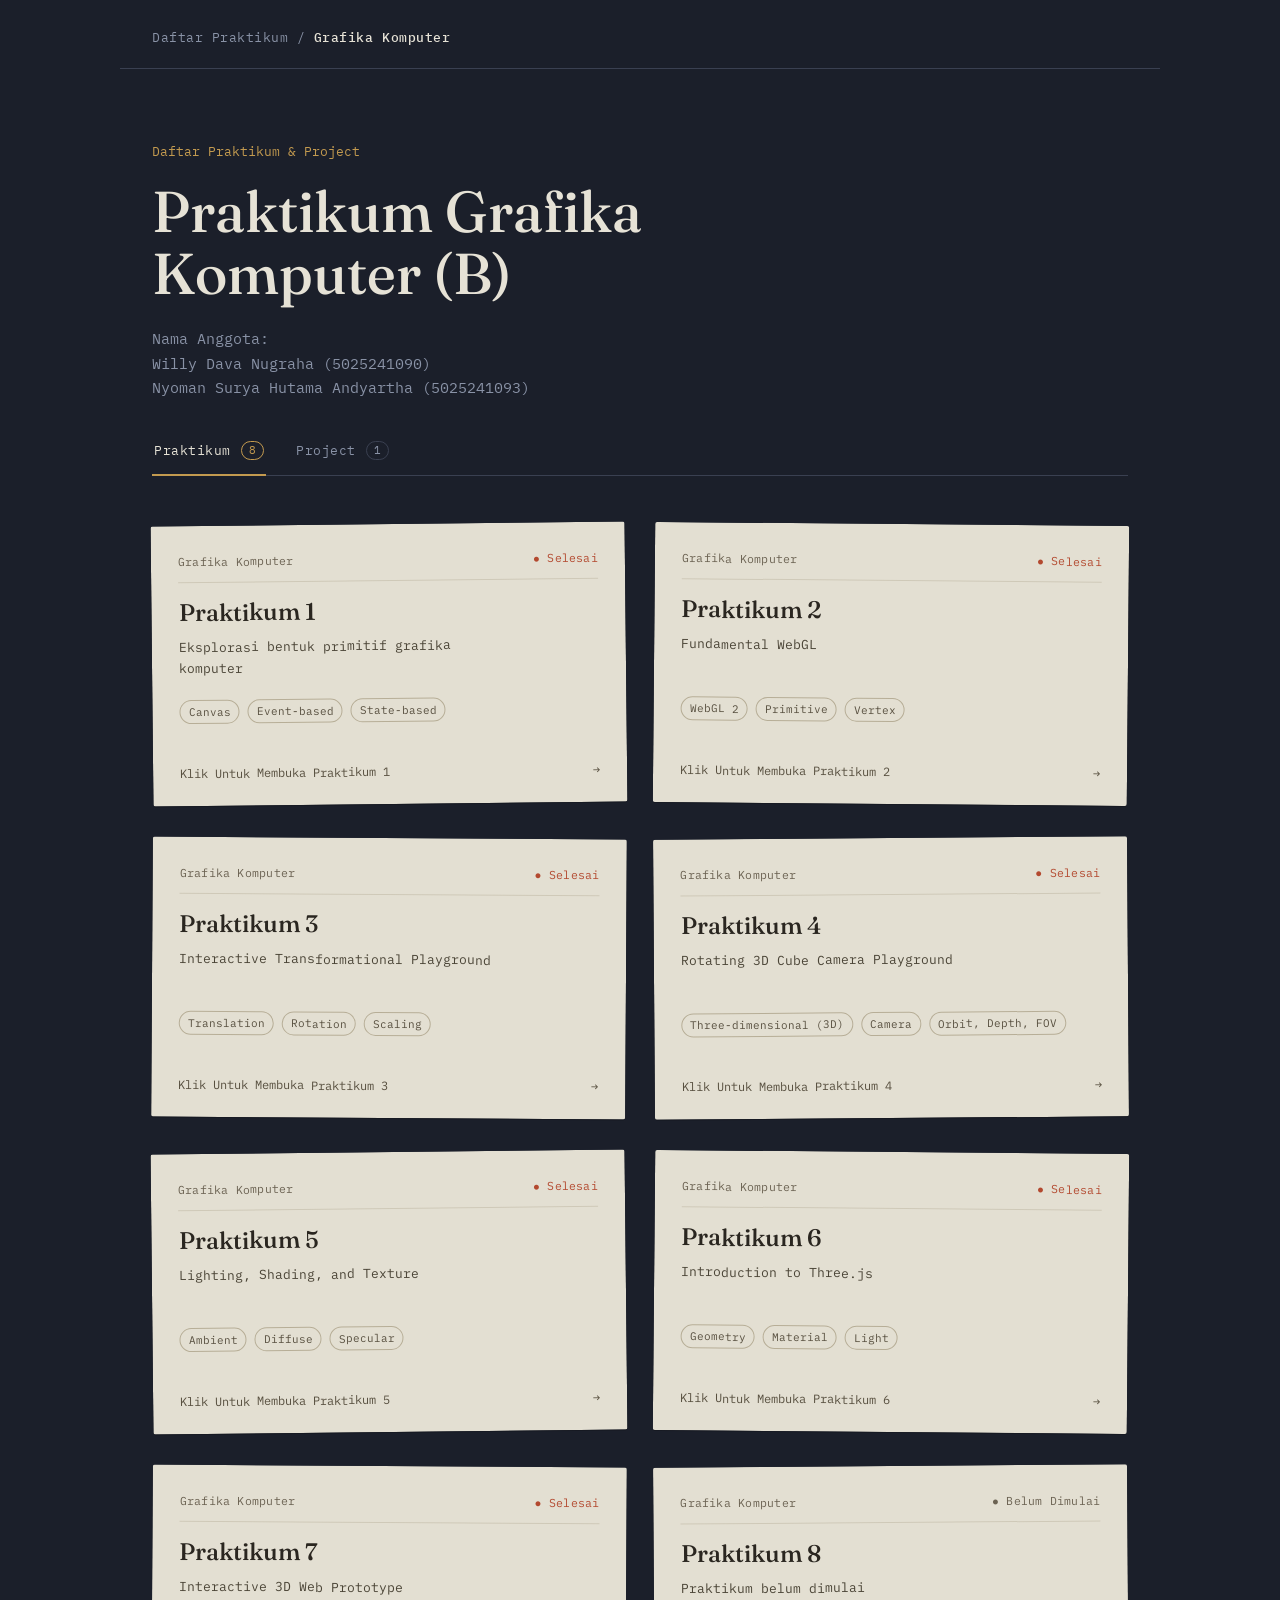
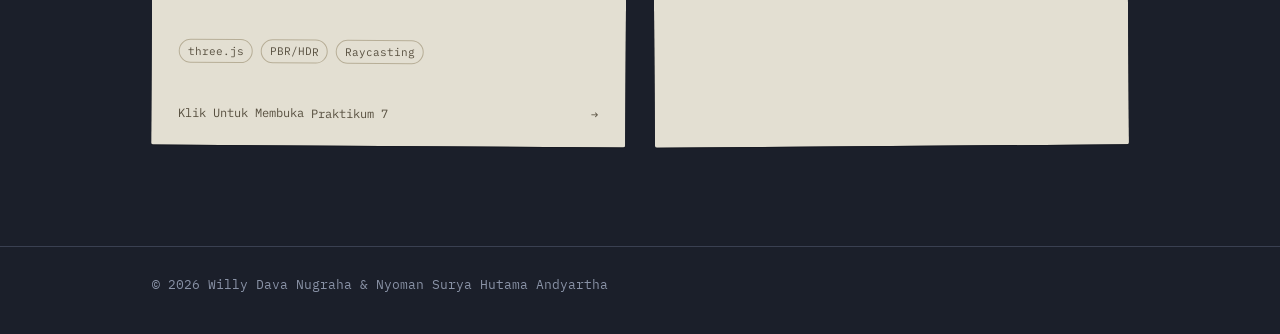
<file: index.html>
<!DOCTYPE html>
<html lang="en">
<head>
<meta charset="UTF-8">
<meta name="viewport" content="width=device-width, initial-scale=1.0">
<title>Praktikum Grafika Komputer (B)</title>
<meta name="description" content="A catalog of things I've built.">
<link rel="stylesheet" href="style.css">
</head>
<body>

<header class="site-header">
  <div class="shell">
    <!-- EDIT: your name -->
    <a href="index.html" class="wordmark">Daftar Praktikum / <strong>Grafika Komputer</strong></a>
    <!-- <nav class="site-nav">
      <a href="mailto:you@example.com">Email</a>
      <a href="https://github.com/terainfinits" target="_blank" rel="noopener">GitHub</a>
    </nav> -->
  </div>
</header>

<main>
  <section class="hero">
    <div class="shell">
      <p class="kicker">Daftar Praktikum &amp; Project</p>
      <!-- EDIT: headline + intro copy -->
      <h1>Praktikum Grafika Komputer (B)</h1>
      <p>Nama Anggota:</p>
      <p>Willy Dava Nugraha (5025241090)</p>
      <p>Nyoman Surya Hutama Andyartha (5025241093)</p>
    </div>
  </section>

  <!-- ---------- TABS ---------- -->
  <div class="shell">
    <div class="tabs" role="tablist" aria-label="Kategori">
      <button class="tab" role="tab" id="tab-praktikum" aria-controls="panel-praktikum" aria-selected="true" data-tab="praktikum">
        Praktikum <span class="tab-count">8</span>
      </button>
      <button class="tab" role="tab" id="tab-project" aria-controls="panel-project" aria-selected="false" tabindex="-1" data-tab="project">
        Project <span class="tab-count">1</span>
      </button>
    </div>
  </div>

  <!-- ---------- PANEL: PRAKTIKUM ---------- -->
  <section class="catalog" id="panel-praktikum" role="tabpanel" aria-labelledby="tab-praktikum">
    <div class="shell catalog-grid">

      <a class="card" href="praktikum1/index.html">
        <div class="card-top">
          <span>Grafika Komputer</span>
          <span class="status">● Selesai</span>
        </div>
        <h2>Praktikum 1</h2>
        <p>Eksplorasi bentuk primitif grafika komputer</p>
        <div class="card-tags">
          <span>Canvas</span>
          <span>Event-based</span>
          <span>State-based</span>
        </div>
        <div class="card-open">
          <span>Klik Untuk Membuka Praktikum 1</span>
          <span class="arrow">→</span>
        </div>
      </a>

      <a class="card" href="praktikum2/index.html">
        <div class="card-top">
          <span>Grafika Komputer</span>
          <span class="status">● Selesai</span>
        </div>
        <h2>Praktikum 2</h2>
        <p>Fundamental WebGL</p>
        <div class="card-tags">
          <span>WebGL 2</span>
          <span>Primitive</span>
          <span>Vertex</span>
        </div>
        <div class="card-open">
          <span>Klik Untuk Membuka Praktikum 2</span>
          <span class="arrow">→</span>
        </div>
      </a>

      <a class="card" href="praktikum3/index.html">
        <div class="card-top">
          <span>Grafika Komputer</span>
          <span class="status">● Selesai</span>
        </div>
        <h2>Praktikum 3</h2>
        <p>Interactive Transformational Playground</p>
        <div class="card-tags">
          <span>Translation</span>
          <span>Rotation</span>
          <span>Scaling</span>
        </div>
        <div class="card-open">
          <span>Klik Untuk Membuka Praktikum 3</span>
          <span class="arrow">→</span>
        </div>
      </a>

      <a class="card" href="praktikum4/index.html">
        <div class="card-top">
          <span>Grafika Komputer</span>
          <span class="status">● Selesai</span>
        </div>
        <h2>Praktikum 4</h2>
        <p>Rotating 3D Cube Camera Playground</p>
        <div class="card-tags">
          <span>Three-dimensional (3D)</span>
          <span>Camera</span>
          <span>Orbit, Depth, FOV</span>
        </div>
        <div class="card-open">
          <span>Klik Untuk Membuka Praktikum 4</span>
          <span class="arrow">→</span>
        </div>
      </a>

      <a class="card" href="praktikum5/index.html">
        <div class="card-top">
          <span>Grafika Komputer</span>
          <span class="status">● Selesai</span>
        </div>
        <h2>Praktikum 5</h2>
        <p>Lighting, Shading, and Texture</p>
        <div class="card-tags">
          <span>Ambient</span>
          <span>Diffuse</span>
          <span>Specular</span>
        </div>
        <div class="card-open">
          <span>Klik Untuk Membuka Praktikum 5</span>
          <span class="arrow">→</span>
        </div>
      </a>

      <a class="card" href="praktikum6/index.html">
        <div class="card-top">
          <span>Grafika Komputer</span>
          <span class="status">● Selesai</span>
        </div>
        <h2>Praktikum 6</h2>
        <p>Introduction to Three.js</p>
        <div class="card-tags">
          <span>Geometry</span>
          <span>Material</span>
          <span>Light</span>
        </div>
        <div class="card-open">
          <span>Klik Untuk Membuka Praktikum 6</span>
          <span class="arrow">→</span>
        </div>
      </a>

      <a class="card" href="praktikum7/index.html">
        <div class="card-top">
          <span>Grafika Komputer</span>
          <span class="status">● Selesai</span>
        </div>
        <h2>Praktikum 7</h2>
        <p>Interactive 3D Web Prototype</p>
        <div class="card-tags">
          <span>three.js</span>
          <span>PBR/HDR</span>
          <span>Raycasting</span>
        </div>
        <div class="card-open">
          <span>Klik Untuk Membuka Praktikum 7</span>
          <span class="arrow">→</span>
        </div>
      </a>

      <a class="card" href="project-4.html">
        <div class="card-top">
          <span>Grafika Komputer</span>
          <span class="mono">● Belum Dimulai</span>
        </div>
        <h2>Praktikum 8</h2>
        <p>Praktikum belum dimulai</p>
      </a>

    </div>
  </section>

  <!-- ---------- PANEL: PROJECT ---------- -->
  <section class="catalog" id="panel-project" role="tabpanel" aria-labelledby="tab-project" hidden>
    <div class="shell catalog-grid">

      <!-- EDIT: ganti href ke folder project ETS -->
      <a class="card card--featured" href="project-ets/index.html">
        <div class="card-top">
          <span>Grafika Komputer · Project ETS</span>
          <span class="status">● Dalam Pengerjaan</span>
        </div>

        <h2>Interactive Museum</h2>
        <p>Museum virtual berisi artifact yang dapat di-hover, dipilih, diperiksa, dan ditampilkan informasinya hingga seluruh artifact utama selesai dieksplorasi.</p>

        <div class="track">
          <span class="track-label">Tema<x/span>
          <div class="track-options">
            <span class="track-option is-chosen">Interactive 3D Application / Experience</span>
          </div>
        </div>

        <div class="card-tags">
          <span>Keyword 1</span>
          <span>Keyword 2</span>
          <span>Keyword 3</span>
        </div>

        <div class="card-open">
          <span>Klik Untuk Membuka Project ETS</span>
          <span class="arrow">→</span>
        </div>
      </a>

    </div>
  </section>
</main>

<footer class="site-footer">
  <div class="shell">
    <span>© 2026 Willy Dava Nugraha &amp; Nyoman Surya Hutama Andyartha</span>
    <!-- <nav>
      <a href="mailto:you@example.com">Email</a>
      <a href="https://github.com/yourname" target="_blank" rel="noopener">GitHub</a>
      <a href="https://linkedin.com/in/yourname" target="_blank" rel="noopener">LinkedIn</a>
    </nav> -->
  </div>
</footer>

<script>
  // Tab switching — URL hash (#project / #praktikum) keeps the tab linkable
  (function () {
    const tabs = document.querySelectorAll('.tab');

    function activate(name, updateHash) {
      tabs.forEach(function (tab) {
        const on = tab.dataset.tab === name;
        tab.setAttribute('aria-selected', on);
        tab.tabIndex = on ? 0 : -1;
        document.getElementById(tab.getAttribute('aria-controls')).hidden = !on;
      });
      if (updateHash) history.replaceState(null, '', '#' + name);
    }

    tabs.forEach(function (tab, i) {
      tab.addEventListener('click', function () { activate(tab.dataset.tab, true); });
      tab.addEventListener('keydown', function (e) {
        if (e.key !== 'ArrowRight' && e.key !== 'ArrowLeft') return;
        const next = tabs[(i + (e.key === 'ArrowRight' ? 1 : tabs.length - 1)) % tabs.length];
        next.focus();
        activate(next.dataset.tab, true);
      });
    });

    const fromHash = location.hash.replace('#', '');
    if (fromHash === 'project' || fromHash === 'praktikum') activate(fromHash, false);
  })();
</script>

</body>
</html>
</file>
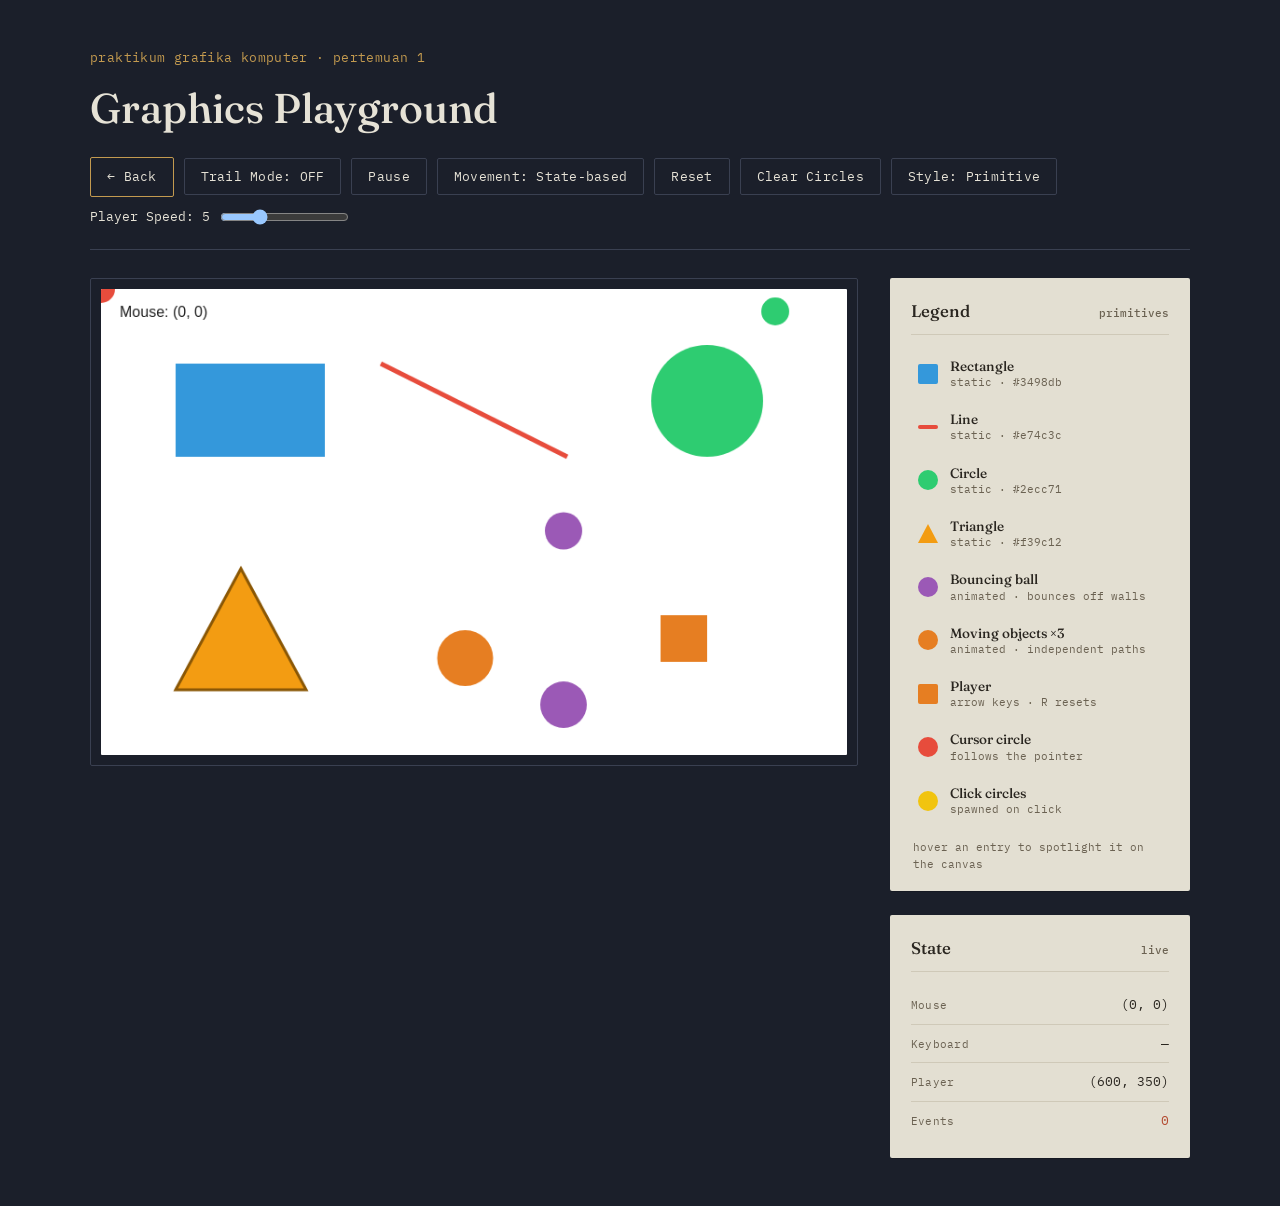
<file: praktikum1/index.html>
<!DOCTYPE html>
<html lang='id'>
<head>
    <meta charset="UTF-8">
    <meta name="viewport" content="width=device-width, initial-scale=1.0">
    <title>Graphics Playground</title>

    <link rel="stylesheet" href="style.css">
</head>
<body>
    <div class="stage">

        <header class="stage-header">
            <p class="kicker mono">praktikum grafika komputer &middot; pertemuan 1</p>
            <h1>Graphics Playground</h1>

            <div class="controls">
                <!-- Tombol kembali ke halaman sebelumnya (daftar praktikum di GitHub) -->
                <a id="backButton" class="back-button" href="../index.html">&larr; Back</a>

                <!-- Challenge Tambahan 34.2: Trail Mode --> 
                <!-- Menambahkan tombol aktivasi Trail Mode -->
                <button id="trailButton">Trail Mode: OFF</button>
                <button id="pauseButton">Pause</button>
                <button id="movementModeButton">Movement: State-based</button>
                <button id="resetButton">Reset</button>
                <button id="clearCirclesButton">Clear Circles</button>

                <!-- Fitur Tambahan: Style Mode -->
                <!-- Toggle tampilan dari bentuk primitif ke gaya game (visual saja, tanpa logika baru) -->
                <button id="styleModeButton">Style: Primitive</button>

                <label class="speed-control mono" for="speedRange">
                    Player Speed: <span id="speedValue">5</span>
                    <input type="range" id="speedRange" min="1" max="15" step="1" value="5">
                </label>
            </div>
        </header>

        <div class="layout">

            <div class="canvas-wrap">
                <canvas id="graphicsCanvas"
                        width="800"
                        height="500">
                </canvas>
            </div>

            <aside class="panels">

                <section class="panel legend-panel" aria-label="Legend">
                    <h2 class="panel-title">Legend <span class="mono panel-sub">primitives</span></h2>

                    <ul class="legend-list">
                        <li class="legend-item" data-key="rectangle" style="--swatch:#3498db;">
                            <span class="swatch swatch-rect"></span>
                            <span class="legend-text">
                                <strong>Rectangle</strong>
                                <em class="mono">static &middot; #3498db</em>
                            </span>
                        </li>

                        <li class="legend-item" data-key="line" style="--swatch:#e74c3c;">
                            <span class="swatch swatch-line"></span>
                            <span class="legend-text">
                                <strong>Line</strong>
                                <em class="mono">static &middot; #e74c3c</em>
                            </span>
                        </li>

                        <li class="legend-item" data-key="circle" style="--swatch:#2ecc71;">
                            <span class="swatch swatch-circle"></span>
                            <span class="legend-text">
                                <strong>Circle</strong>
                                <em class="mono">static &middot; #2ecc71</em>
                            </span>
                        </li>

                        <li class="legend-item" data-key="triangle" style="--swatch:#f39c12;">
                            <span class="swatch swatch-triangle"></span>
                            <span class="legend-text">
                                <strong>Triangle</strong>
                                <em class="mono">static &middot; #f39c12</em>
                            </span>
                        </li>

                        <li class="legend-item" data-key="movingBall" style="--swatch:#9b59b6;">
                            <span class="swatch swatch-circle"></span>
                            <span class="legend-text">
                                <strong>Bouncing ball</strong>
                                <em class="mono">animated &middot; bounces off walls</em>
                            </span>
                        </li>

                        <li class="legend-item" data-key="movingObjects" style="--swatch:#e67e22;">
                            <span class="swatch swatch-circle"></span>
                            <span class="legend-text">
                                <strong>Moving objects &times;3</strong>
                                <em class="mono">animated &middot; independent paths</em>
                            </span>
                        </li>

                        <li class="legend-item" data-key="player" style="--swatch:#e67e22;">
                            <span class="swatch swatch-rect"></span>
                            <span class="legend-text">
                                <strong>Player</strong>
                                <em class="mono">arrow keys &middot; R resets</em>
                            </span>
                        </li>

                        <li class="legend-item" data-key="mouseCircle" style="--swatch:#e74c3c;">
                            <span class="swatch swatch-circle"></span>
                            <span class="legend-text">
                                <strong>Cursor circle</strong>
                                <em class="mono">follows the pointer</em>
                            </span>
                        </li>

                        <li class="legend-item" data-key="createdCircles" style="--swatch:#f1c40f;">
                            <span class="swatch swatch-circle"></span>
                            <span class="legend-text">
                                <strong>Click circles</strong>
                                <em class="mono">spawned on click</em>
                            </span>
                        </li>
                    </ul>

                    <p class="hint mono">hover an entry to spotlight it on the canvas</p>
                </section>

                <section class="panel state-panel" aria-label="Live state">
                    <h2 class="panel-title">State <span class="mono panel-sub">live</span></h2>

                    <dl class="state-list">
                        <div class="state-row">
                            <dt>Mouse</dt>
                            <dd id="stat-mouse" class="mono">(0, 0)</dd>
                        </div>
                        <div class="state-row">
                            <dt>Keyboard</dt>
                            <dd id="stat-keys" class="mono">&mdash;</dd>
                        </div>
                        <div class="state-row">
                            <dt>Player</dt>
                            <dd id="stat-player" class="mono">(600, 350)</dd>
                        </div>
                        <div class="state-row">
                            <dt>Events</dt>
                            <dd id="stat-events" class="mono">0</dd>
                        </div>
                    </dl>
                </section>

            </aside>
        </div>
    </div>

    <script src="app.js"></script>
</body>
</html>
</file>
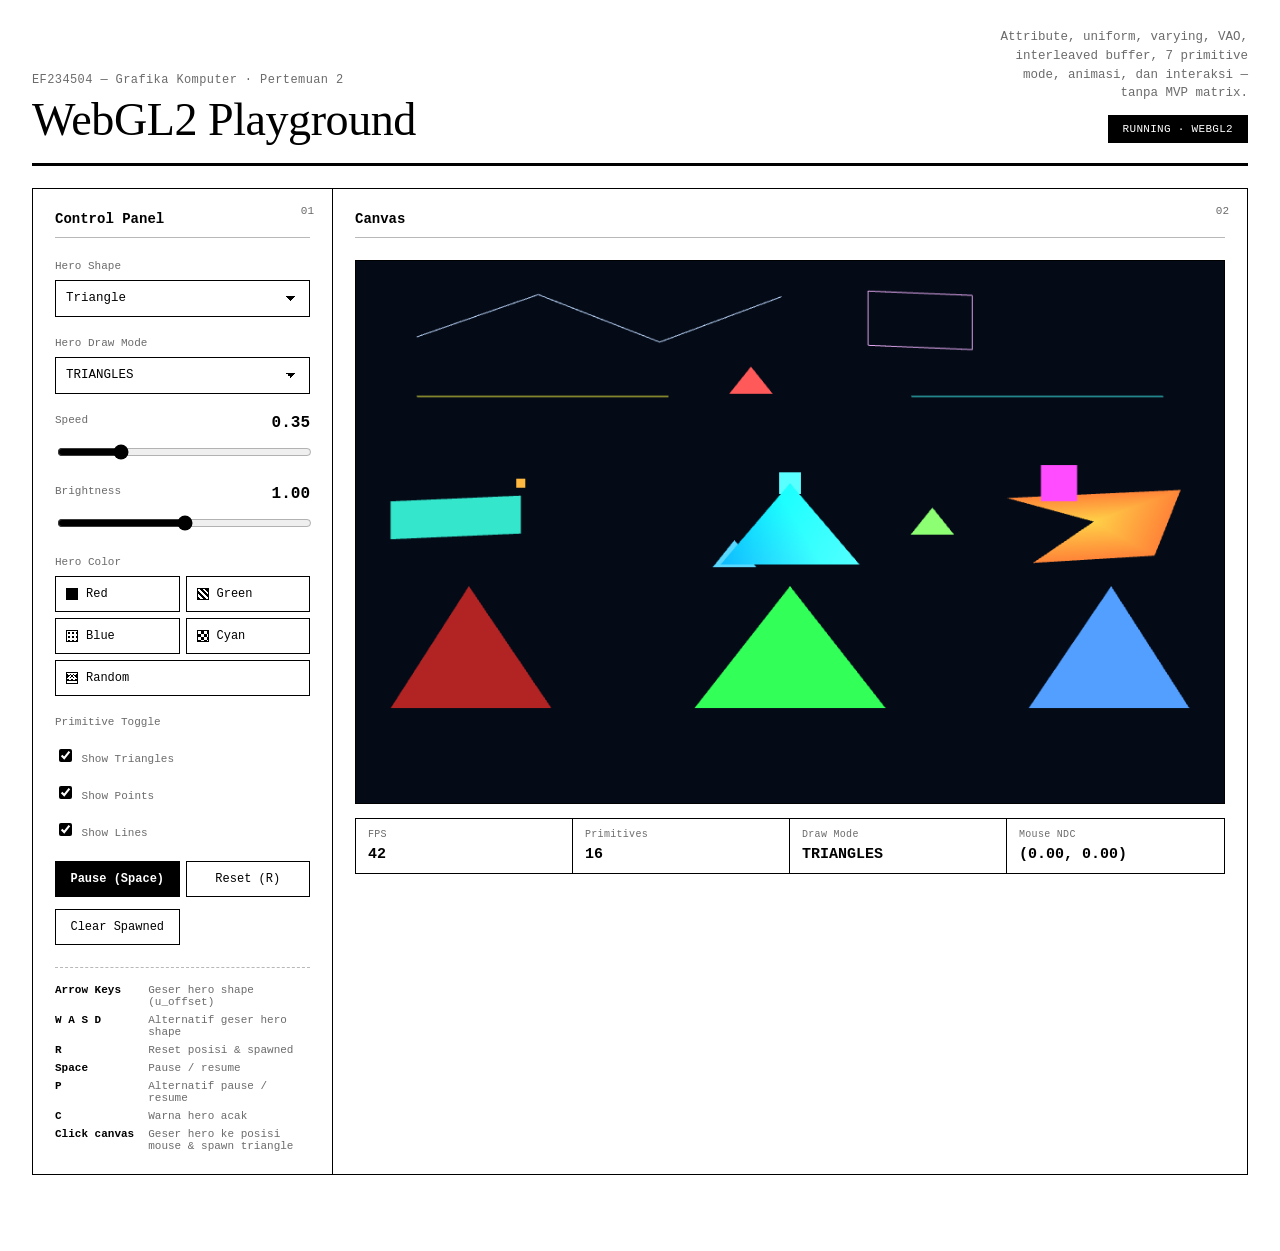
<file: praktikum2/index.html>
<!DOCTYPE html>
<html lang="id">
<head>
  <meta charset="UTF-8" />
  <meta name="viewport" content="width=device-width, initial-scale=1.0" />
  <title>WebGL2 Playground — Fundamental & Best Practice</title>
  <link rel="stylesheet" href="style.css" />
</head>
<body>

  <div class="app-shell">
    <header class="page-header">
      <div>
        <p class="eyebrow">EF234504 — Grafika Komputer · Pertemuan 2</p>
        <h1>WebGL2 Playground</h1>
      </div>
      <div class="header-meta">
        <p class="lede">
          Attribute, uniform, varying, VAO, interleaved buffer, 7 primitive
          mode, animasi, dan interaksi — tanpa MVP matrix.
        </p>
        <span id="statusBadge" class="status-badge">RUNNING · WEBGL2</span>
      </div>
    </header>

    <main class="workspace">
      <!-- ============================== -->
      <!-- CONTROL PANEL -->
      <!-- ============================== -->
      <section class="control-panel">
        <p class="panel-index">01</p>
        <h2 class="panel-title">Control Panel</h2>

        <div class="field">
          <label for="primitiveSelect">Hero Shape</label>
          <select id="primitiveSelect">
            <option value="triangle">Triangle</option>
            <option value="rectangle">Rectangle</option>
            <option value="line">Line</option>
            <option value="points">Points (grid)</option>
          </select>
        </div>

        <div class="field">
          <label for="drawModeSelect">Hero Draw Mode</label>
          <select id="drawModeSelect">
            <option value="triangles">TRIANGLES</option>
            <option value="line">LINE_STRIP</option>
            <option value="points">POINTS</option>
          </select>
        </div>

        <div class="field">
          <div class="range-row">
            <span class="field-label-plain">Speed</span>
            <output id="speedValue">0.35</output>
          </div>
          <input id="speedControl" type="range" min="0" max="1.5" step="0.01" value="0.35" />
        </div>

        <div class="field">
          <div class="range-row">
            <span class="field-label-plain">Brightness</span>
            <output id="brightnessValue">1.00</output>
          </div>
          <input id="brightnessSlider" type="range" min="0" max="2" step="0.01" value="1" />
        </div>

        <div class="field">
          <span class="field-label-plain">Hero Color</span>
          <div class="color-grid">
            <button class="color-button" type="button" data-color="red">
              <span class="swatch swatch-solid"></span> Red
            </button>
            <button class="color-button" type="button" data-color="green">
              <span class="swatch swatch-stripe"></span> Green
            </button>
            <button class="color-button" type="button" data-color="blue">
              <span class="swatch swatch-dot"></span> Blue
            </button>
            <button class="color-button" type="button" data-color="cyan">
              <span class="swatch swatch-check"></span> Cyan
            </button>
            <button class="color-button wide" type="button" data-color="random">
              <span class="swatch swatch-noise"></span> Random
            </button>
          </div>
        </div>

        <div class="field">
          <span class="field-label-plain">Primitive Toggle</span>
          <label class="check-row">
            <input id="toggleTriangles" type="checkbox" checked />
            Show Triangles
          </label>
          <label class="check-row">
            <input id="togglePoints" type="checkbox" checked />
            Show Points
          </label>
          <label class="check-row">
            <input id="toggleLines" type="checkbox" checked />
            Show Lines
          </label>
        </div>

        <div class="button-grid">
          <button id="pauseButton" class="primary-button" type="button">Pause (Space)</button>
          <button id="resetButton" type="button">Reset (R)</button>
          <button id="clearSpawnedButton" class="wide-button" type="button">Clear Spawned</button>
        </div>

        <dl class="keyboard-help">
          <dt>Arrow Keys</dt><dd>Geser hero shape (u_offset)</dd>
          <dt>W A S D</dt><dd>Alternatif geser hero shape</dd>
          <dt>R</dt><dd>Reset posisi &amp; spawned</dd>
          <dt>Space</dt><dd>Pause / resume</dd>
          <dt>P</dt><dd>Alternatif pause / resume</dd>
          <dt>C</dt><dd>Warna hero acak</dd>
          <dt>Click canvas</dt><dd>Geser hero ke posisi mouse &amp; spawn triangle</dd>
        </dl>
      </section>

      <!-- ============================== -->
      <!-- CANVAS PANEL -->
      <!-- ============================== -->
      <section class="canvas-panel">
        <p class="panel-index">02</p>
        <h2 class="panel-title">Canvas</h2>

        <div class="canvas-frame">
          <canvas id="webglCanvas" width="960" height="600"></canvas>
        </div>

        <dl class="hud-strip">
          <div class="hud-cell">
            <dt>FPS</dt>
            <dd id="fpsValue">0</dd>
          </div>
          <div class="hud-cell">
            <dt>Primitives</dt>
            <dd id="primitiveCount">0</dd>
          </div>
          <div class="hud-cell">
            <dt>Draw Mode</dt>
            <dd id="drawModeValue">TRIANGLES</dd>
          </div>
          <div class="hud-cell">
            <dt>Mouse NDC</dt>
            <dd id="mouseValue">(0.00, 0.00)</dd>
          </div>
        </dl>
      </section>
    </main>
  </div>

  <!-- ============================== -->
  <!-- VERTEX SHADER (GLSL ES 3.00)   -->
  <!-- ============================== -->
  <script id="vertex-shader" type="x-shader/x-vertex">
#version 300 es

in vec2 a_position;
in vec3 a_color;

uniform float u_time;
uniform vec2 u_offset;
uniform float u_pointSize;
uniform float u_waveAmount;

out vec3 v_color;

void main() {
  float wave = sin(u_time + a_position.x * 8.0) * u_waveAmount;

  vec2 animatedPosition = a_position;
  animatedPosition.y += wave;
  animatedPosition += u_offset;

  gl_Position = vec4(animatedPosition, 0.0, 1.0);
  gl_PointSize = u_pointSize;

  v_color = a_color;
}
  </script>

  <!-- ============================== -->
  <!-- FRAGMENT SHADER (GLSL ES 3.00) -->
  <!-- ============================== -->
  <script id="fragment-shader" type="x-shader/x-fragment">
#version 300 es

precision mediump float;

in vec3 v_color;

uniform float u_brightness;

out vec4 outColor;

void main() {
  vec3 finalColor = v_color * u_brightness;
  outColor = vec4(finalColor, 1.0);
}
  </script>

  <script type="module" src="./main.js"></script>
</body>
</html>
</file>
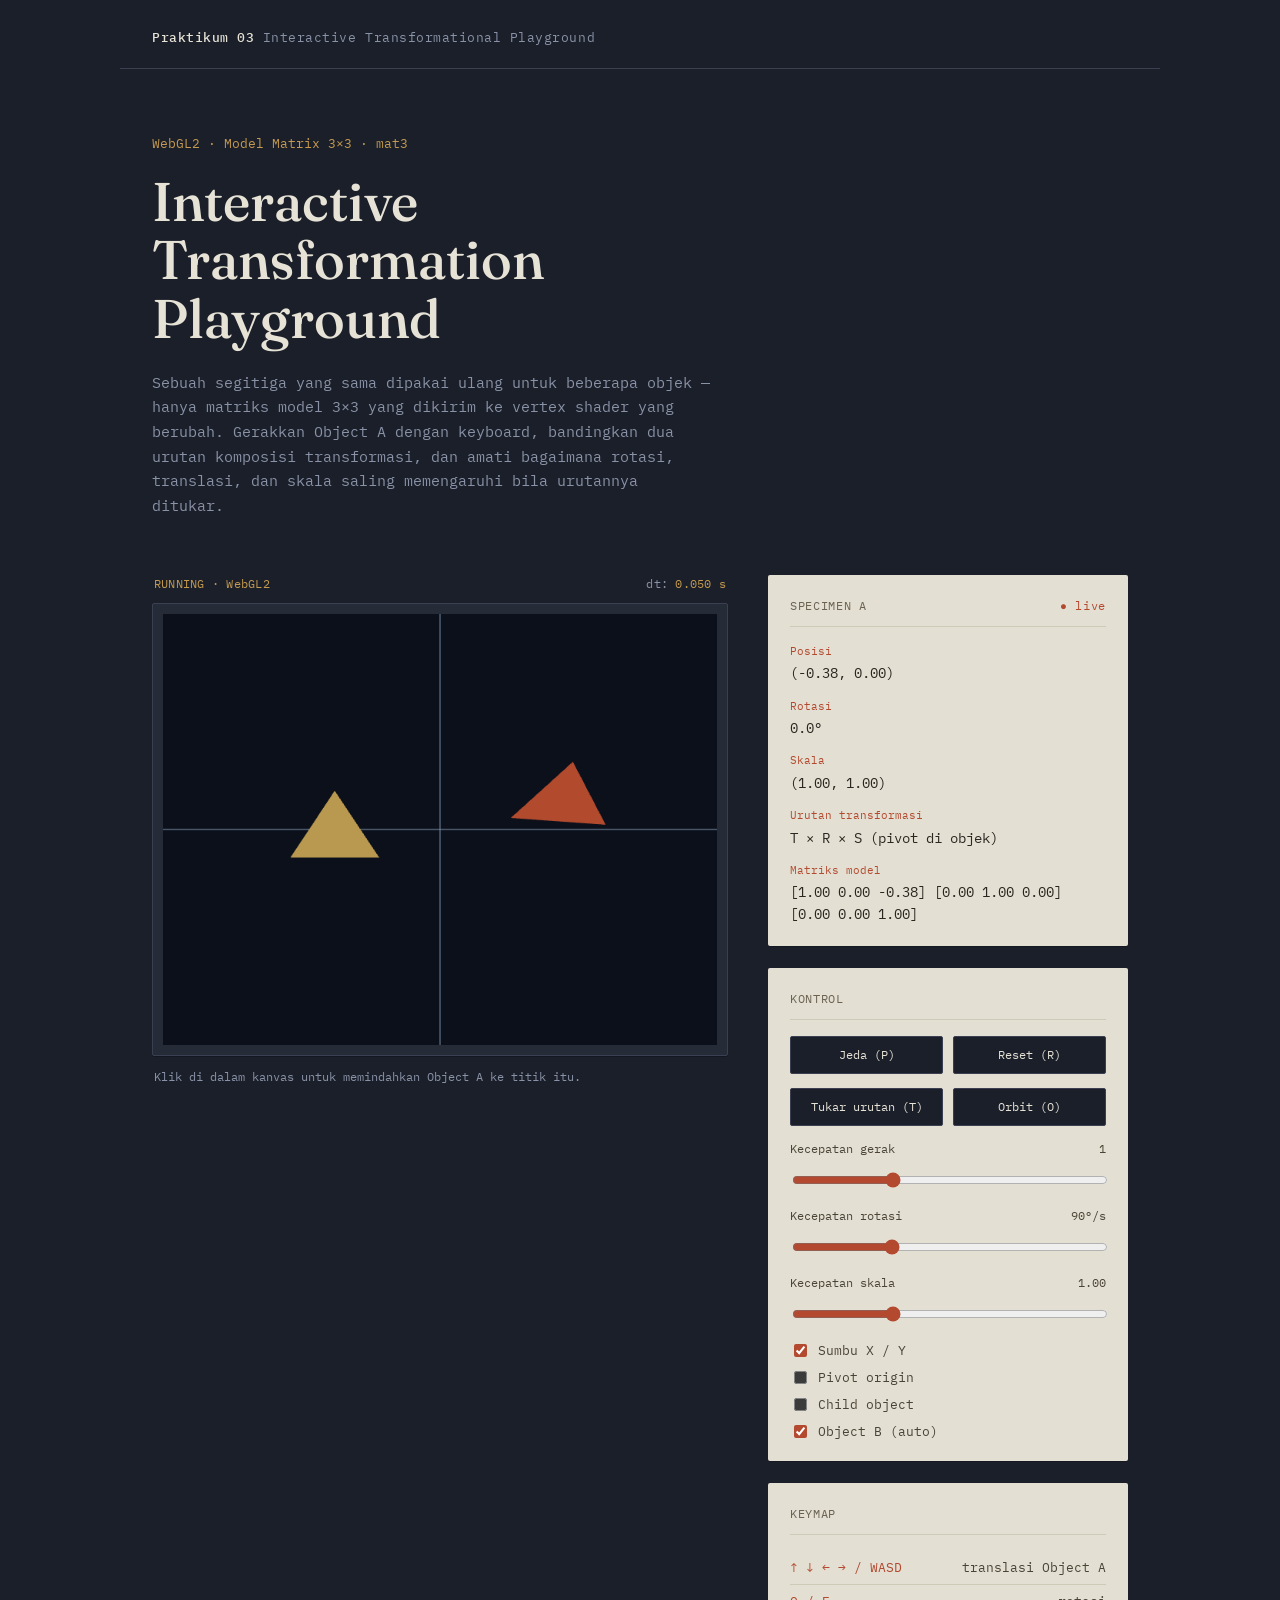
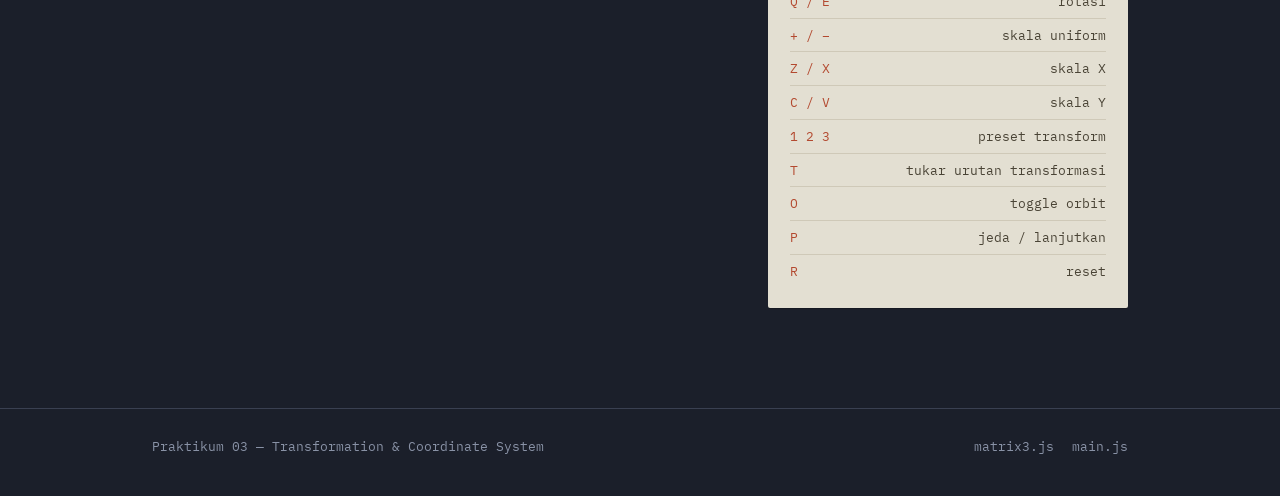
<file: praktikum3/index.html>
<!DOCTYPE html>
<html lang="id">
<head>
<meta charset="UTF-8" />
<meta name="viewport" content="width=device-width, initial-scale=1.0" />
<title>Transformation Playground — Praktikum 03</title>
<link rel="stylesheet" href="style.css" />
</head>
<body>

  <header class="site-header">
    <div class="shell">
      <a class="wordmark" href="#top"><strong>Praktikum 03</strong> Interactive Transformational Playground</a>
    </div>
  </header>

  <main id="top">
    <section class="hero">
      <div class="shell">
        <p class="kicker">WebGL2 · Model Matrix 3×3 · mat3</p>
        <h1>Interactive Transformation Playground</h1>
        <p>
          Sebuah segitiga yang sama dipakai ulang untuk beberapa objek —
          hanya matriks model 3×3 yang dikirim ke vertex shader yang
          berubah. Gerakkan Object A dengan keyboard, bandingkan dua
          urutan komposisi transformasi, dan amati bagaimana rotasi,
          translasi, dan skala saling memengaruhi bila urutannya ditukar.
        </p>
      </div>
    </section>

    <section class="stage-section" id="stage">
      <div class="shell stage-grid">

        <div class="stage-wrap">
          <div class="stage-topbar mono">
            <span id="status">RUNNING · WebGL2</span>
            <span>dt: <span id="dtInfo">0.000 s</span></span>
          </div>
          <div class="stage">
            <canvas id="glCanvas" width="720" height="560"></canvas>
          </div>
          <p class="stage-caption mono">
            Klik di dalam kanvas untuk memindahkan Object A ke titik itu.
          </p>
        </div>

        <aside class="side-panel">

          <div class="index-card">
            <div class="index-card-top">
              <span>SPECIMEN A</span>
              <span class="status-dot">live</span>
            </div>
            <dl>
              <dt>Posisi</dt>
              <dd id="positionInfo">(0.00, 0.00)</dd>
              <dt>Rotasi</dt>
              <dd id="rotationInfo">0.0°</dd>
              <dt>Skala</dt>
              <dd id="scaleInfo">(1.00, 1.00)</dd>
              <dt>Urutan transformasi</dt>
              <dd id="orderInfo">T × R × S (pivot di objek)</dd>
              <dt>Matriks model</dt>
              <dd id="matrixText" class="matrix-text">[1.00 0.00 0.00]  [0.00 1.00 0.00]  [0.00 0.00 1.00]</dd>
            </dl>
          </div>

          <div class="index-card" id="kontrol">
            <div class="index-card-top">
              <span>KONTROL</span>
            </div>

            <div class="btn-row">
              <button id="pauseBtn" class="btn">Jeda (P)</button>
              <button id="resetBtn" class="btn">Reset (R)</button>
            </div>
            <div class="btn-row">
              <button id="orderBtn" class="btn">Tukar urutan (T)</button>
              <button id="orbitBtn" class="btn">Orbit (O)</button>
            </div>

            <label class="slider-row">
              <span>Kecepatan gerak <span id="moveValue">1</span></span>
              <input type="range" id="moveSpeed" min="0.1" max="3" step="0.1" value="1" />
            </label>
            <label class="slider-row">
              <span>Kecepatan rotasi <span id="rotationValue">90°/s</span></span>
              <input type="range" id="rotationSpeed" min="10" max="270" step="10" value="90" />
            </label>
            <label class="slider-row">
              <span>Kecepatan skala <span id="scaleValue">1.00</span></span>
              <input type="range" id="scaleSpeed" min="0.1" max="3" step="0.1" value="1" />
            </label>

            <div class="check-row">
              <label><input type="checkbox" id="showAxes" checked /> Sumbu X / Y</label>
              <label><input type="checkbox" id="showPivot" /> Pivot origin</label>
              <label><input type="checkbox" id="showChild" /> Child object</label>
              <label><input type="checkbox" id="autoB" checked /> Object B (auto)</label>
            </div>
          </div>

          <div class="index-card" id="tentang">
            <div class="index-card-top">
              <span>KEYMAP</span>
            </div>
            <ul class="keymap mono">
              <li><span>↑ ↓ ← → / WASD</span> translasi Object A</li>
              <li><span>Q / E</span> rotasi</li>
              <li><span>+ / −</span> skala uniform</li>
              <li><span>Z / X</span> skala X</li>
              <li><span>C / V</span> skala Y</li>
              <li><span>1 2 3</span> preset transform</li>
              <li><span>T</span> tukar urutan transformasi</li>
              <li><span>O</span> toggle orbit</li>
              <li><span>P</span> jeda / lanjutkan</li>
              <li><span>R</span> reset</li>
            </ul>
          </div>

        </aside>
      </div>
    </section>
  </main>

  <footer class="site-footer">
    <div class="shell">
      <span class="mono">Praktikum 03 — Transformation &amp; Coordinate System</span>
      <nav>
        <a href="matrix3.js">matrix3.js</a>
        <a href="main.js">main.js</a>
      </nav>
    </div>
  </footer>

  <script src="matrix3.js"></script>
  <script src="main.js"></script>
</body>
</html>
</file>
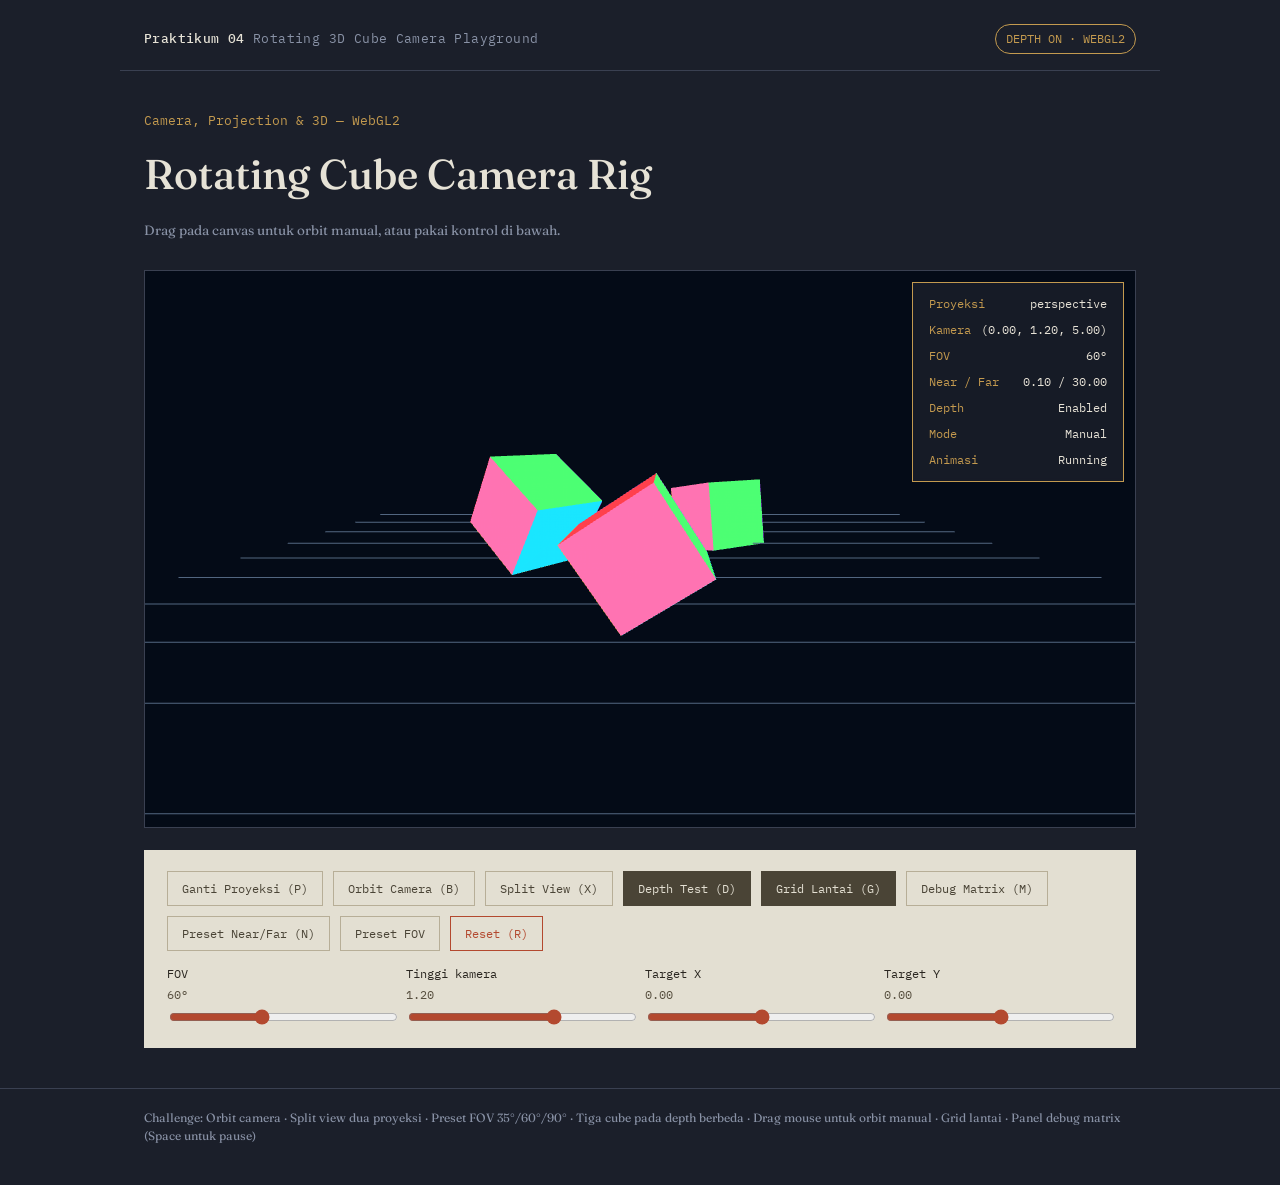
<file: praktikum4/index.html>
<!DOCTYPE html>
<html lang="id">
<head>
<meta charset="UTF-8">
<meta name="viewport" content="width=device-width, initial-scale=1">
<title>Rotating Cube Camera Rig — The Archive</title>
<link rel="stylesheet" href="style.css">
</head>
<body>
<header class="site-header">
  <div class="shell">
    <span class="wordmark"><strong>Praktikum 04</strong> Rotating 3D Cube Camera Playground</span>
    <span id="statusBadge" class="mono status-badge">DEPTH ON · WEBGL2</span>
  </div>
</header>

<main class="shell">
  <section class="hero-mini">
    <p class="kicker mono">Camera, Projection &amp; 3D — WebGL2</p>
    <h1>Rotating Cube Camera Rig</h1>
    <p class="dek">Drag pada canvas untuk orbit manual, atau pakai kontrol di bawah.</p>
  </section>

  <div class="stage">
    <canvas id="webglCanvas"></canvas>
    <div class="hud mono">
      <dl>
        <div><dt>Proyeksi</dt><dd id="projectionInfo">perspective</dd></div>
        <div><dt>Kamera</dt><dd id="cameraInfo">(0, 1.20, 5)</dd></div>
        <div><dt>FOV</dt><dd id="fovInfo">60°</dd></div>
        <div><dt>Near / Far</dt><dd id="clipInfo">0.10 / 30.00</dd></div>
        <div><dt>Depth</dt><dd id="depthInfo">Enabled</dd></div>
        <div><dt>Mode</dt><dd id="cameraModeInfo">Manual</dd></div>
        <div><dt>Animasi</dt><dd id="animInfo">Running</dd></div>
      </dl>
      <pre id="debugPanel" class="mono debug-panel" hidden></pre>
    </div>
  </div>

  <div class="controls">
    <div class="control-row">
      <button id="projectionButton" class="btn">Ganti Proyeksi (P)</button>
      <button id="orbitButton" class="btn">Orbit Camera (B)</button>
      <button id="splitButton" class="btn">Split View (X)</button>
      <button id="depthButton" class="btn">Depth Test (D)</button>
      <button id="gridButton" class="btn">Grid Lantai (G)</button>
      <button id="debugButton" class="btn">Debug Matrix (M)</button>
      <button id="clipButton" class="btn">Preset Near/Far (N)</button>
      <button id="fovPresetButton" class="btn">Preset FOV</button>
      <button id="resetButton" class="btn ghost">Reset (R)</button>
    </div>
    <div class="control-row sliders">
      <label class="slider mono">FOV <span id="fovValue">60°</span>
        <input id="fovControl" type="range" min="20" max="120" step="1" value="60">
      </label>
      <label class="slider mono">Tinggi kamera <span id="heightValue">1.20</span>
        <input id="heightControl" type="range" min="-4" max="4" step="0.05" value="1.2">
      </label>
      <label class="slider mono">Target X <span id="targetXValue">0.00</span>
        <input id="targetXControl" type="range" min="-3" max="3" step="0.05" value="0">
      </label>
      <label class="slider mono">Target Y <span id="targetYValue">0.00</span>
        <input id="targetYControl" type="range" min="-3" max="3" step="0.05" value="0">
      </label>
    </div>
  </div>
</main>

<footer class="site-footer">
  <div class="shell">Challenge: Orbit camera · Split view dua proyeksi · Preset FOV 35°/60°/90° · Tiga cube pada depth berbeda · Drag mouse untuk orbit manual · Grid lantai · Panel debug matrix (Space untuk pause)</div>
</footer>

<script src="math3d.js"></script>
<script src="main.js"></script>
</body>
</html>
</file>
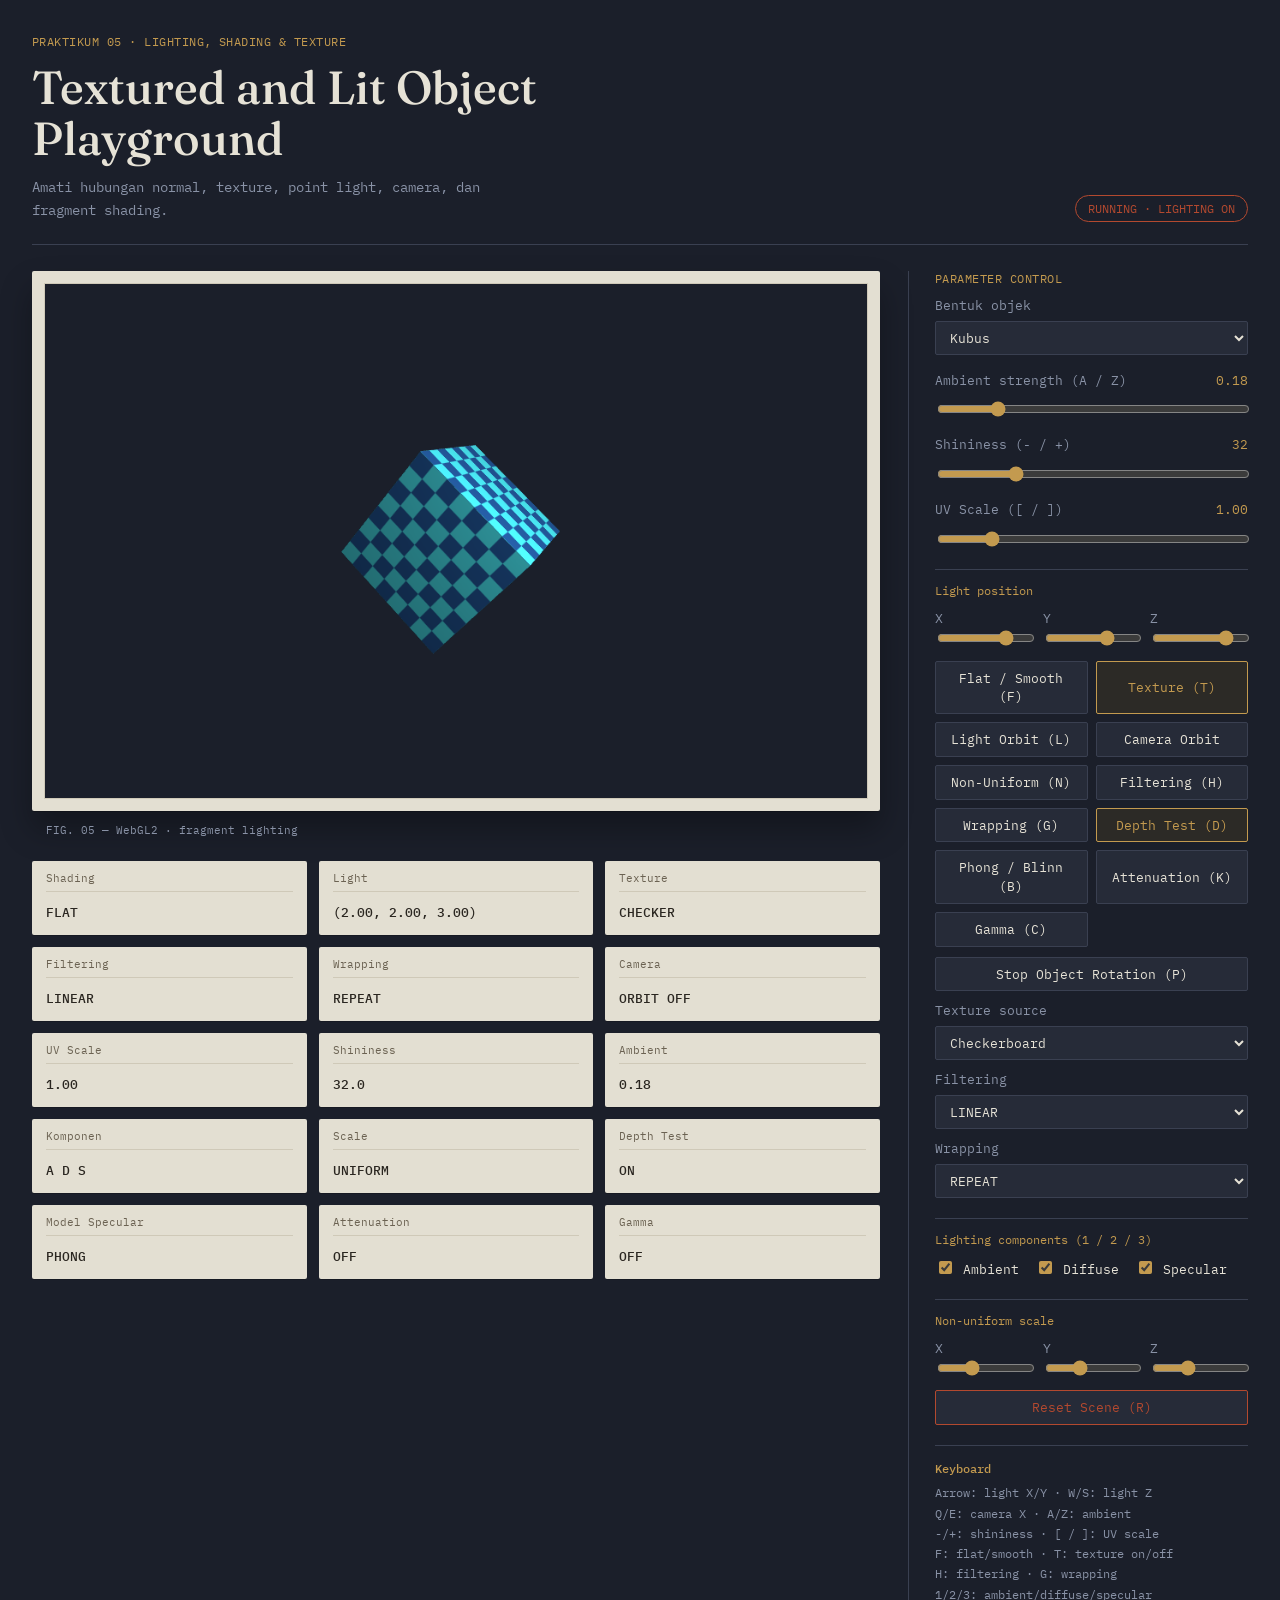
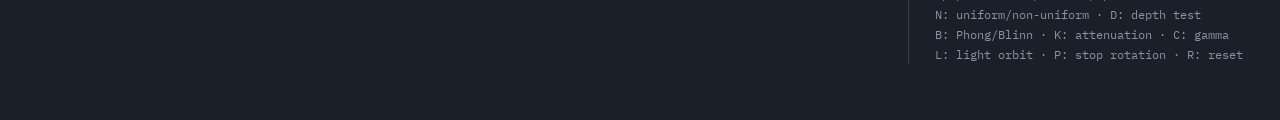
<file: praktikum5/index.html>
<!doctype html>
<html lang="id">
  <head>
    <meta charset="UTF-8" />
    <meta name="viewport" content="width=device-width, initial-scale=1.0" />
    <title>Textured and Lit Object Playground — Praktikum 5</title>
    <link rel="stylesheet" href="./style.css" />
  </head>
  <body>
    <main class="app-shell">
      <header class="page-header">
        <div>
          <span class="eyebrow">PRAKTIKUM 05 · LIGHTING, SHADING & TEXTURE</span>
          <h1>Textured and Lit Object Playground</h1>
          <p>Amati hubungan normal, texture, point light, camera, dan fragment shading.</p>
        </div>
        <span class="status-badge" id="statusBadge">RUNNING · LIGHTING ON</span>
      </header>
      <div class="workspace">
        <section class="canvas-panel">
          <div class="canvas-frame">
            <canvas id="webglCanvas" width="960" height="600"></canvas>
          </div>
          <div class="hud-grid">
            <div class="hud-card"><span>Shading</span><b id="shadingInfo">FLAT</b></div>
            <div class="hud-card"><span>Light</span><b id="lightInfo">(2.00, 2.00, 3.00)</b></div>
            <div class="hud-card"><span>Texture</span><b id="textureInfo">CHECKER</b></div>
            <div class="hud-card"><span>Filtering</span><b id="filterInfo">LINEAR</b></div>
            <div class="hud-card"><span>Wrapping</span><b id="wrapInfo">REPEAT</b></div>
            <div class="hud-card"><span>Camera</span><b id="cameraInfo">ORBIT OFF</b></div>
            <div class="hud-card"><span>UV Scale</span><b id="uvInfo">1.00</b></div>
            <div class="hud-card"><span>Shininess</span><b id="shininessInfo">32.0</b></div>
            <div class="hud-card"><span>Ambient</span><b id="ambientInfo">0.18</b></div>
            <div class="hud-card"><span>Komponen</span><b id="componentInfo">A D S</b></div>
            <div class="hud-card"><span>Scale</span><b id="scaleInfo">UNIFORM</b></div>
            <div class="hud-card"><span>Depth Test</span><b id="depthInfo">ON</b></div>
            <div class="hud-card"><span>Model Specular</span><b id="modelInfo">PHONG</b></div>
            <div class="hud-card"><span>Attenuation</span><b id="attenInfo">OFF</b></div>
            <div class="hud-card"><span>Gamma</span><b id="gammaInfo">OFF</b></div>
          </div>
        </section>
        <aside class="control-panel">
          <span class="eyebrow">PARAMETER CONTROL</span>
          <label class="select-row">Bentuk objek
            <select id="shapeSelect">
              <option value="cube">Kubus</option>
              <option value="torus">Torus</option>
              <option value="torusKnot">Torus Knot</option>
              <option value="sphere">Bola</option>
            </select>
          </label>

          <label class="range-row"><span>Ambient strength (A / Z)</span><output id="ambientValue">0.18</output></label>
          <input id="ambientControl" type="range" min="0" max="1" step="0.01" value="0.18" />

          <label class="range-row"><span>Shininess (- / +)</span><output id="shininessValue">32</output></label>
          <input id="shininessControl" type="range" min="2" max="128" value="32" />

          <label class="range-row"><span>UV Scale ([ / ])</span><output id="uvValue">1.00</output></label>
          <input id="uvScaleControl" type="range" min="0.25" max="5" step="0.05" value="1" />

          <div class="subheading">Light position</div>
          <div class="triple-range">
            <label>X<input id="lightXControl" type="range" min="-4" max="4" step="0.1" value="2" /></label>
            <label>Y<input id="lightYControl" type="range" min="-4" max="5" step="0.1" value="2" /></label>
            <label>Z<input id="lightZControl" type="range" min="-5" max="5" step="0.1" value="3" /></label>
          </div>

          <div class="button-grid">
            <button id="flatButton">Flat / Smooth (F)</button>
            <button id="textureButton">Texture (T)</button>
            <button id="lightOrbitButton">Light Orbit (L)</button>
            <button id="cameraOrbitButton">Camera Orbit</button>
            <button id="nonUniformButton">Non-Uniform (N)</button>
            <button id="filterButton">Filtering (H)</button>
            <button id="wrapButton">Wrapping (G)</button>
            <button id="depthButton">Depth Test (D)</button>
            <button id="modelButton">Phong / Blinn (B)</button>
            <button id="attenButton">Attenuation (K)</button>
            <button id="gammaButton">Gamma (C)</button>
          </div>
          <button class="wide-button" id="cubeRotationButton">Stop Object Rotation (P)</button>

          <label class="select-row">Texture source
            <select id="textureSource">
              <option value="checker">Checkerboard</option>
              <option value="image">Image texture</option>
            </select>
          </label>
          <label class="select-row">Filtering
            <select id="filterSelect">
              <option value="linear">LINEAR</option>
              <option value="nearest">NEAREST</option>
              <option value="mipmap">LINEAR_MIPMAP_LINEAR</option>
              <option value="nearestMipmap">NEAREST_MIPMAP_NEAREST</option>
            </select>
          </label>
          <label class="select-row">Wrapping
            <select id="wrapSelect">
              <option value="repeat">REPEAT</option>
              <option value="clamp">CLAMP_TO_EDGE</option>
              <option value="mirror">MIRRORED_REPEAT</option>
            </select>
          </label>

          <div class="subheading">Lighting components (1 / 2 / 3)</div>
          <div class="check-grid">
            <label><input id="ambientToggle" type="checkbox" checked /> Ambient</label>
            <label><input id="diffuseToggle" type="checkbox" checked /> Diffuse</label>
            <label><input id="specularToggle" type="checkbox" checked /> Specular</label>
          </div>

          <div class="subheading">Non-uniform scale</div>
          <div class="triple-range">
            <label>X<input id="scaleXControl" type="range" min="0.5" max="2" step="0.05" value="1" /></label>
            <label>Y<input id="scaleYControl" type="range" min="0.5" max="2" step="0.05" value="1" /></label>
            <label>Z<input id="scaleZControl" type="range" min="0.5" max="2" step="0.05" value="1" /></label>
          </div>

          <button class="wide-button" id="resetButton">Reset Scene (R)</button>
          <div class="keyboard-help">
            <b>Keyboard</b>
            <span>Arrow: light X/Y · W/S: light Z</span>
            <span>Q/E: camera X · A/Z: ambient</span>
            <span>-/+: shininess · [ / ]: UV scale</span>
            <span>F: flat/smooth · T: texture on/off</span>
            <span>H: filtering · G: wrapping</span>
            <span>1/2/3: ambient/diffuse/specular</span>
            <span>N: uniform/non-uniform · D: depth test</span>
            <span>B: Phong/Blinn · K: attenuation · C: gamma</span>
            <span>L: light orbit · P: stop rotation · R: reset</span>
          </div>
        </aside>
      </div>
    </main>
    <script src="./main.js"></script>
  </body>
</html>
</file>
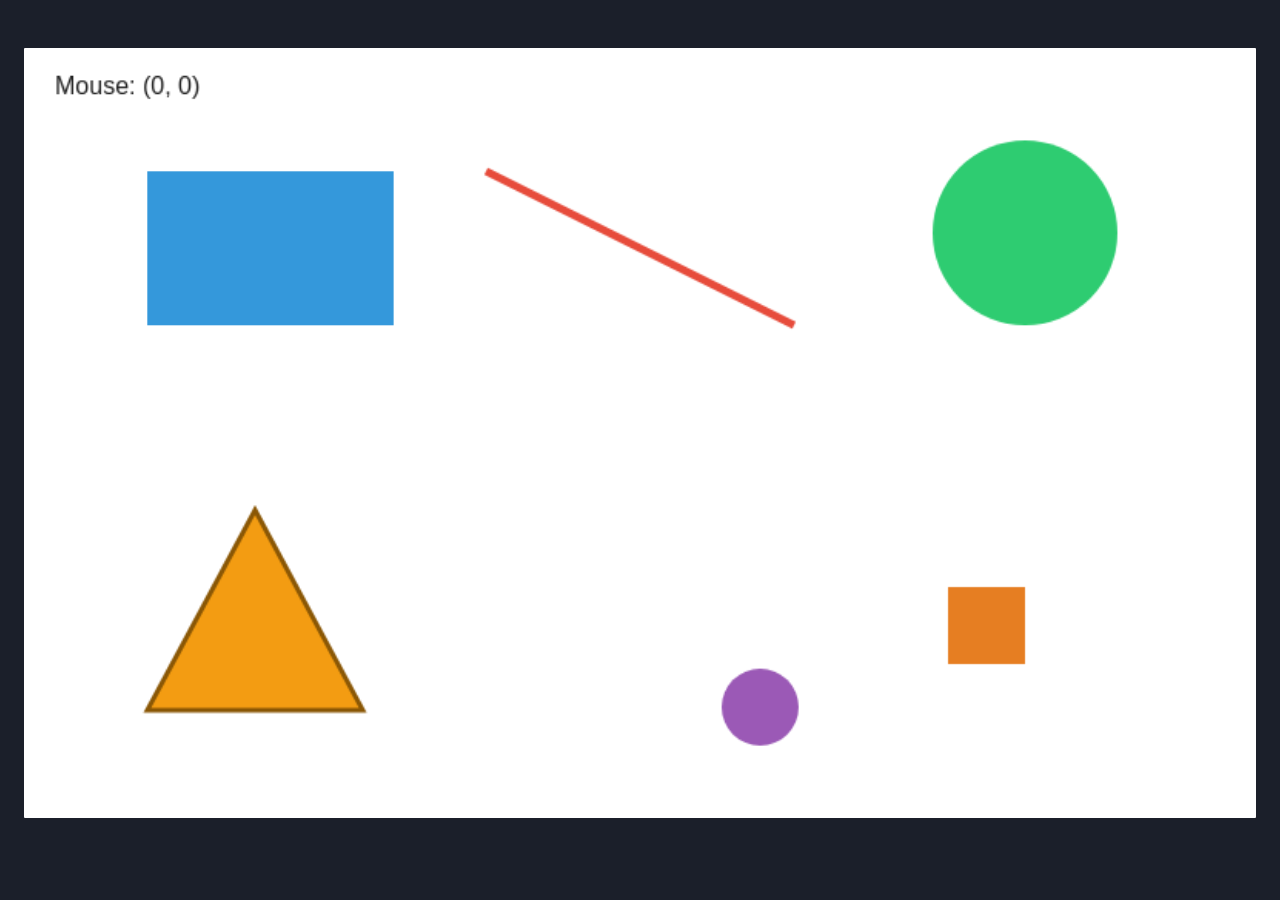
<file: praktikum1/prak1.html>
<!DOCTYPE html>
<html lang="id">
<head>
    <meta charset="UTF-8">
    <meta name="viewport" content="width=device-width, initial-scale=1.0">
    <title>Graphics Playground</title>

    <link rel="stylesheet" href="style.css">
</head>
<body>

    <canvas id="graphicsCanvas"
            width="800"
            height="500">
    </canvas>

    <script src="state-based.js"></script>
</body>
</html>
</file>
<file: style.css>
@import url('https://fonts.googleapis.com/css2?family=Fraunces:opsz,wght@9..144,400;9..144,500;9..144,600&family=IBM+Plex+Mono:wght@400;500&display=swap');

:root {
  --ink: #1b1f2a;
  --ink-soft: #262b38;
  --ink-line: #3a4051;
  --paper: #e3dfd2;
  --paper-light: #edeae0;
  --brass: #c39a4f;
  --rust: #b3492f;
  --text-on-ink: #e6e2d6;
  --text-muted: #8992a6;
  --text-ink-body: #2a2620;
  --radius-card: 2px;
  --max-width: 1040px;
}

* {
  box-sizing: border-box;
}

[hidden] {
  display: none !important;
}

html {
  color-scheme: dark;
}

body {
  margin: 0;
  background: var(--ink);
  color: var(--text-on-ink);
  font-family: 'Fraunces', Georgia, 'Times New Roman', serif;
  -webkit-font-smoothing: antialiased;
  line-height: 1.5;
}

.mono {
  font-family: 'IBM Plex Mono', 'Courier New', monospace;
}

a {
  color: inherit;
}

img {
  max-width: 100%;
  display: block;
}

/* ---------- layout shell ---------- */

.shell {
  max-width: var(--max-width);
  margin: 0 auto;
  padding: 0 32px;
}

.site-header {
  padding: 28px 0 0;
}

.site-header .shell {
  display: flex;
  align-items: baseline;
  justify-content: space-between;
  gap: 24px;
  border-bottom: 1px solid var(--ink-line);
  padding-bottom: 20px;
}

.wordmark {
  font-family: 'IBM Plex Mono', monospace;
  font-size: 13px;
  letter-spacing: 0.04em;
  color: var(--text-muted);
  text-decoration: none;
}

.wordmark strong {
  color: var(--text-on-ink);
  font-weight: 500;
}

.site-nav {
  display: flex;
  gap: 20px;
  font-family: 'IBM Plex Mono', monospace;
  font-size: 13px;
}

.site-nav a {
  text-decoration: none;
  color: var(--text-muted);
  border-bottom: 1px solid transparent;
  padding-bottom: 2px;
  transition: color 0.15s ease, border-color 0.15s ease;
}

.site-nav a:hover,
.site-nav a:focus-visible {
  color: var(--brass);
  border-color: var(--brass);
}

/* ---------- hero ---------- */

.hero {
  padding: 72px 0 40px;
}

.hero .kicker {
  font-family: 'IBM Plex Mono', monospace;
  font-size: 13px;
  color: var(--brass);
  margin: 0 0 18px;
}

.hero h1 {
  font-size: clamp(2.4rem, 5vw, 3.6rem);
  font-weight: 500;
  line-height: 1.08;
  margin: 0 0 22px;
  max-width: 14ch;
  color: var(--text-on-ink);
}

.hero p {
  max-width: 52ch;
  color: var(--text-muted);
  font-family: 'IBM Plex Mono', monospace;
  font-size: 14.5px;
  line-height: 1.7;
  margin: 0;
}

/* ---------- tabs ---------- */

.tabs {
  display: flex;
  gap: 28px;
  border-bottom: 1px solid var(--ink-line);
  margin-bottom: 40px;
}

.tab {
  appearance: none;
  background: none;
  border: none;
  border-bottom: 2px solid transparent;
  margin-bottom: -1px;
  padding: 0 2px 14px;
  font-family: 'IBM Plex Mono', monospace;
  font-size: 13px;
  letter-spacing: 0.04em;
  color: var(--text-muted);
  cursor: pointer;
  display: inline-flex;
  align-items: center;
  gap: 10px;
  transition: color 0.15s ease, border-color 0.15s ease;
}

.tab:hover {
  color: var(--text-on-ink);
}

.tab:focus-visible {
  outline: 1px dashed var(--brass);
  outline-offset: 4px;
}

.tab[aria-selected="true"] {
  color: var(--text-on-ink);
  border-bottom-color: var(--brass);
}

.tab-count {
  font-size: 11px;
  line-height: 1;
  padding: 3px 7px;
  border: 1px solid var(--ink-line);
  border-radius: 999px;
  color: var(--text-muted);
  transition: color 0.15s ease, border-color 0.15s ease;
}

.tab[aria-selected="true"] .tab-count {
  border-color: var(--brass);
  color: var(--brass);
}

/* ---------- card grid ---------- */

.catalog {
  padding: 8px 0 100px;
}

.catalog-grid {
  display: grid;
  grid-template-columns: repeat(2, 1fr);
  gap: 34px 28px;
}

.card {
  position: relative;
  display: flex;
  flex-direction: column;
  min-height: 280px;

  background: var(--paper);
  color: var(--text-ink-body);
  text-decoration: none;
  padding: 26px 26px 22px;
  border-radius: var(--radius-card);
  border: 1px solid transparent;
  transform: rotate(var(--tilt, 0deg));
  transition: transform 0.2s ease, border-color 0.2s ease, box-shadow 0.2s ease;
  box-shadow: 0 1px 0 rgba(0, 0, 0, 0.2);
}

/* .card {
  position: relative;
  display: block;
  background: var(--paper);
  color: var(--text-ink-body);
  text-decoration: none;
  padding: 26px 26px 22px;
  border-radius: var(--radius-card);
  border: 1px solid transparent;
  transform: rotate(var(--tilt, 0deg));
  transition: transform 0.2s ease, border-color 0.2s ease, box-shadow 0.2s ease;
  box-shadow: 0 1px 0 rgba(0, 0, 0, 0.2);
} */

.catalog-grid .card:nth-child(4n+1) { --tilt: -0.6deg; }
.catalog-grid .card:nth-child(4n+2) { --tilt: 0.5deg; }
.catalog-grid .card:nth-child(4n+3) { --tilt: 0.35deg; }
.catalog-grid .card:nth-child(4n+4) { --tilt: -0.4deg; }

.card:hover,
.card:focus-visible {
  transform: rotate(0deg) translateY(-3px);
  border-color: var(--brass);
  box-shadow: 0 14px 24px rgba(0, 0, 0, 0.28);
  outline: none;
}

.card-top {
  display: flex;
  justify-content: space-between;
  align-items: baseline;
  font-family: 'IBM Plex Mono', monospace;
  font-size: 11.5px;
  letter-spacing: 0.02em;
  color: #6b6252;
  border-bottom: 1px solid #cfc9b8;
  padding-bottom: 12px;
  margin-bottom: 16px;
}

.card-top .status {
  color: var(--rust);
}

.card h2 {
  font-size: 1.5rem;
  font-weight: 500;
  margin: 0 0 10px;
  line-height: 1.2;
}

.card p {
  font-family: 'IBM Plex Mono', monospace;
  font-size: 13px;
  line-height: 1.6;
  color: #4a4436;
  margin: 0 0 20px;
  max-width: 42ch;

  min-height: 41.6px;
}

/* .card p {
  font-family: 'IBM Plex Mono', monospace;
  font-size: 13px;
  line-height: 1.6;
  color: #4a4436;
  margin: 0 0 20px;
  max-width: 42ch;
} */

.card-tags {
  display: flex;
  flex-wrap: wrap;
  gap: 8px;
  margin-bottom: 18px;
}

/* .card-tags {
  display: flex;
  flex-wrap: wrap;
  gap: 8px;
  margin-bottom: 18px;
} */

.card-tags span {
  font-family: 'IBM Plex Mono', monospace;
  font-size: 11px;
  padding: 3px 8px;
  border: 1px solid #b7ae97;
  border-radius: 999px;
  color: #574f3f;
}

.card-open {
  margin-top: auto;

  display: flex;
  align-items: center;
  justify-content: space-between;
  font-family: 'IBM Plex Mono', monospace;
  font-size: 12px;
  color: #574f3f;
}

/* .card-open {
  display: flex;
  align-items: center;
  justify-content: space-between;
  font-family: 'IBM Plex Mono', monospace;
  font-size: 12px;
  color: #574f3f;
} */

.card-open .arrow {
  transition: transform 0.15s ease;
}

.card:hover .card-open .arrow,
.card:focus-visible .card-open .arrow {
  transform: translateX(4px);
}

/* ---------- featured card (Project) ---------- */

.catalog-grid .card.card--featured {
  --tilt: 0deg;
  grid-column: 1 / -1;
  min-height: 360px;
  padding: 38px 42px 32px;
  background:
    radial-gradient(120% 90% at 100% 0%, rgba(195, 154, 79, 0.16), transparent 55%),
    linear-gradient(160deg, var(--ink-soft) 0%, #1f2330 100%);
  color: var(--text-on-ink);
  border: 1px solid var(--brass);
  box-shadow: 0 18px 40px rgba(0, 0, 0, 0.35);
  overflow: hidden;
}

/* inner hairline frame */
.card--featured::before {
  content: "";
  position: absolute;
  inset: 9px;
  border: 1px solid rgba(195, 154, 79, 0.32);
  pointer-events: none;
}

/* brass corner marks */
.card--featured::after {
  content: "";
  position: absolute;
  inset: 4px;
  pointer-events: none;
  background:
    linear-gradient(var(--brass), var(--brass)) top left / 14px 2px,
    linear-gradient(var(--brass), var(--brass)) top left / 2px 14px,
    linear-gradient(var(--brass), var(--brass)) top right / 14px 2px,
    linear-gradient(var(--brass), var(--brass)) top right / 2px 14px,
    linear-gradient(var(--brass), var(--brass)) bottom left / 14px 2px,
    linear-gradient(var(--brass), var(--brass)) bottom left / 2px 14px,
    linear-gradient(var(--brass), var(--brass)) bottom right / 14px 2px,
    linear-gradient(var(--brass), var(--brass)) bottom right / 2px 14px;
  background-repeat: no-repeat;
}

.card--featured:hover,
.card--featured:focus-visible {
  transform: translateY(-4px);
  border-color: var(--brass);
  box-shadow: 0 24px 50px rgba(0, 0, 0, 0.45), 0 0 0 1px rgba(195, 154, 79, 0.4);
}

.card--featured .card-top {
  color: var(--text-muted);
  border-bottom-color: var(--ink-line);
  margin-bottom: 28px;
}

.card--featured .card-top .status {
  color: var(--brass);
}

.card--featured h2 {
  font-size: clamp(2.1rem, 4.5vw, 3rem);
  font-weight: 500;
  line-height: 1.05;
  margin: 0 0 16px;
  color: var(--text-on-ink);
}

.card--featured p {
  color: var(--text-muted);
  font-size: 13.5px;
  line-height: 1.7;
  max-width: 60ch;
  margin-bottom: 26px;
}

.track {
  display: flex;
  flex-wrap: wrap;
  align-items: center;
  gap: 12px 16px;
  margin-bottom: 22px;
  font-family: 'IBM Plex Mono', monospace;
}

.track-label {
  font-size: 11px;
  letter-spacing: 0.1em;
  text-transform: uppercase;
  color: var(--text-muted);
}

.track-options {
  display: flex;
  flex-wrap: wrap;
  gap: 8px;
}

.track-option {
  font-size: 11.5px;
  padding: 5px 10px;
  border: 1px dashed var(--ink-line);
  border-radius: var(--radius-card);
  color: #6b7387;
}

.track-option.is-chosen {
  border: 1px solid var(--brass);
  background: rgba(195, 154, 79, 0.12);
  color: var(--text-on-ink);
  text-decoration: none;
}

.track-option.is-chosen::before {
  color: var(--brass);
}

.card--featured .card-tags span {
  border-color: rgba(195, 154, 79, 0.5);
  color: #d8c49c;
}

.card--featured .card-open {
  color: var(--text-on-ink);
  border-top: 1px solid var(--ink-line);
  padding-top: 16px;
}

.card--featured .card-open .arrow {
  color: var(--brass);
}

/* ---------- footer ---------- */

.site-footer {
  border-top: 1px solid var(--ink-line);
  padding: 28px 0 40px;
}

.site-footer .shell {
  display: flex;
  flex-wrap: wrap;
  gap: 18px;
  align-items: center;
  justify-content: space-between;
  font-family: 'IBM Plex Mono', monospace;
  font-size: 12.5px;
  color: var(--text-muted);
}

.site-footer nav {
  display: flex;
  gap: 18px;
}

.site-footer a {
  color: var(--text-muted);
  text-decoration: none;
  border-bottom: 1px solid transparent;
}

.site-footer a:hover,
.site-footer a:focus-visible {
  color: var(--brass);
  border-color: var(--brass);
}

/* ---------- project detail page ---------- */

.detail-header {
  padding: 40px 0 0;
}

.back-link {
  font-family: 'IBM Plex Mono', monospace;
  font-size: 13px;
  color: var(--text-muted);
  text-decoration: none;
  display: inline-flex;
  align-items: center;
  gap: 8px;
  border-bottom: 1px solid transparent;
}

.back-link:hover,
.back-link:focus-visible {
  color: var(--brass);
  border-color: var(--brass);
}

.detail-hero {
  padding: 40px 0 30px;
  border-bottom: 1px solid var(--ink-line);
}

.detail-meta {
  display: flex;
  flex-wrap: wrap;
  gap: 20px;
  font-family: 'IBM Plex Mono', monospace;
  font-size: 12px;
  color: var(--brass);
  margin-bottom: 16px;
}

.detail-hero h1 {
  font-size: clamp(2.2rem, 5vw, 3.2rem);
  font-weight: 500;
  line-height: 1.1;
  margin: 0 0 18px;
  max-width: 18ch;
}

.detail-hero .dek {
  font-family: 'IBM Plex Mono', monospace;
  font-size: 14.5px;
  color: var(--text-muted);
  max-width: 56ch;
  line-height: 1.7;
  margin: 0;
}

.detail-body {
  padding: 48px 0 100px;
  display: grid;
  grid-template-columns: minmax(0, 2fr) minmax(0, 1fr);
  gap: 56px;
}

.detail-body h2 {
  font-size: 1.3rem;
  font-weight: 500;
  color: var(--text-on-ink);
  margin: 0 0 14px;
}

.detail-body p {
  color: var(--text-muted);
  font-family: 'IBM Plex Mono', monospace;
  font-size: 14px;
  line-height: 1.75;
  margin: 0 0 22px;
  max-width: 62ch;
}

.placeholder-figure {
  border: 1px dashed var(--ink-line);
  border-radius: var(--radius-card);
  padding: 60px 20px;
  text-align: center;
  font-family: 'IBM Plex Mono', monospace;
  font-size: 12px;
  color: var(--text-muted);
  margin-bottom: 26px;
}

.side-panel {
  border-left: 1px solid var(--ink-line);
  padding-left: 32px;
}

.side-panel dl {
  margin: 0 0 30px;
}

.side-panel dt {
  font-family: 'IBM Plex Mono', monospace;
  font-size: 11px;
  color: var(--brass);
  margin-bottom: 4px;
}

.side-panel dd {
  margin: 0 0 18px;
  font-family: 'IBM Plex Mono', monospace;
  font-size: 13px;
  color: var(--text-on-ink);
}

.side-panel a.ext-link {
  display: inline-block;
  margin-top: 4px;
  font-family: 'IBM Plex Mono', monospace;
  font-size: 13px;
  color: var(--text-on-ink);
  text-decoration: none;
  border-bottom: 1px solid var(--brass);
}

/* ---------- responsive ---------- */

@media (max-width: 780px) {
  .catalog-grid {
    grid-template-columns: 1fr;
  }
  .catalog-grid .card.card--featured {
    padding: 30px 24px 26px;
  }
  .detail-body {
    grid-template-columns: 1fr;
  }
  .side-panel {
    border-left: none;
    border-top: 1px solid var(--ink-line);
    padding-left: 0;
    padding-top: 28px;
  }
}

@media (prefers-reduced-motion: reduce) {
  * {
    transition: none !important;
  }
}
</file>
<file: praktikum1/style.css>
@import url('https://fonts.googleapis.com/css2?family=Fraunces:opsz,wght@9..144,400;9..144,500;9..144,600&family=IBM+Plex+Mono:wght@400;500&display=swap');

:root {
  --ink: #1b1f2a;
  --ink-line: #3a4051;
  --paper: #e3dfd2;
  --paper-light: #edeae0;
  --brass: #c39a4f;
  --rust: #b3492f;
  --text-on-ink: #e6e2d6;
  --text-muted: #8992a6;
  --text-ink-body: #2a2620;
  --radius-card: 2px;
}

* {
  box-sizing: border-box;
}

html {
  color-scheme: dark;
}

body {
  margin: 0;
  min-height: 100vh;
  display: flex;
  justify-content: center;
  align-items: flex-start;
  padding: 48px 24px;
  background: var(--ink);
  color: var(--text-on-ink);
  font-family: 'Fraunces', Georgia, 'Times New Roman', serif;
  -webkit-font-smoothing: antialiased;
  line-height: 1.5;
}

.mono {
  font-family: 'IBM Plex Mono', 'Courier New', monospace;
}

/* ---------- stage shell ---------- */

.stage {
  width: 100%;
  max-width: 1100px;
}

.stage-header {
  border-bottom: 1px solid var(--ink-line);
  padding-bottom: 22px;
  margin-bottom: 28px;
}

.stage-header .kicker {
  font-size: 12.5px;
  letter-spacing: 0.03em;
  color: var(--brass);
  margin: 0 0 10px;
}

.stage-header h1 {
  font-size: clamp(1.9rem, 3.6vw, 2.6rem);
  font-weight: 500;
  margin: 0 0 18px;
  color: var(--text-on-ink);
}

.controls {
  display: flex;
  flex-wrap: wrap;
  gap: 10px;
  align-items: center;
}

.controls button {
  font-family: 'IBM Plex Mono', monospace;
  font-size: 13px;
  letter-spacing: 0.02em;
  color: var(--text-on-ink);
  background: transparent;
  border: 1px solid var(--ink-line);
  border-radius: var(--radius-card);
  padding: 9px 16px;
  cursor: pointer;
  transition: border-color 0.15s ease, color 0.15s ease, background 0.15s ease;
}

.controls button:hover,
.controls button:focus-visible {
  border-color: var(--brass);
  color: var(--brass);
  outline: none;
}

.controls button.is-active {
  border-color: var(--rust);
  color: var(--rust);
  background: rgba(179, 73, 47, 0.12);
}

.back-button {
  font-family: 'IBM Plex Mono', monospace;
  font-size: 13px;
  letter-spacing: 0.02em;
  color: var(--text-on-ink);
  background: transparent;
  border: 1px solid var(--brass);
  border-radius: var(--radius-card);
  padding: 9px 16px;
  cursor: pointer;
  text-decoration: none;
  display: inline-flex;
  align-items: center;
  transition: border-color 0.15s ease, color 0.15s ease, background 0.15s ease;
}

.back-button:hover,
.back-button:focus-visible {
  border-color: var(--brass);
  color: var(--ink);
  background: var(--brass);
  outline: none;
}

.speed-control {
  display: flex;
  align-items: center;
  gap: 8px;
  font-size: 13px;
  color: var(--text-on-ink);
}

/* ---------- layout ---------- */

.layout {
  display: grid;
  grid-template-columns: minmax(0, 800px) minmax(240px, 300px);
  gap: 32px;
  align-items: start;
}

.canvas-wrap {
  border: 1px solid var(--ink-line);
  border-radius: var(--radius-card);
  padding: 10px;
  background: var(--ink);
}

canvas {
  display: block;
  width: 100%;
  height: auto;
  background: #ffffff;
  border-radius: 1px;
}

/* ---------- panels ---------- */

.panels {
  display: flex;
  flex-direction: column;
  gap: 24px;
}

.panel {
  background: var(--paper);
  color: var(--text-ink-body);
  border-radius: var(--radius-card);
  padding: 20px 20px 18px;
  border: 1px solid transparent;
  box-shadow: 0 1px 0 rgba(0, 0, 0, 0.2);
}

.panel-title {
  display: flex;
  align-items: baseline;
  justify-content: space-between;
  font-size: 1.05rem;
  font-weight: 500;
  margin: 0 0 14px;
  padding-bottom: 10px;
  border-bottom: 1px solid #cfc9b8;
  color: var(--text-ink-body);
}

.panel-sub {
  font-size: 11px;
  color: #6b6252;
}

/* legend */

.legend-list {
  list-style: none;
  margin: 0;
  padding: 0;
  display: flex;
  flex-direction: column;
  gap: 4px;
}

.legend-item {
  display: flex;
  align-items: center;
  gap: 12px;
  padding: 8px 6px;
  border-radius: var(--radius-card);
  border: 1px solid transparent;
  cursor: default;
  transition: background 0.15s ease, border-color 0.15s ease, transform 0.15s ease;
}

.legend-item:hover,
.legend-item:focus-visible {
  background: var(--paper-light);
  border-color: var(--swatch, var(--brass));
  transform: translateX(2px);
}

.swatch {
  flex: none;
  width: 20px;
  height: 20px;
  background: var(--swatch);
}

.swatch-rect {
  border-radius: 2px;
}

.swatch-circle {
  border-radius: 50%;
}

.swatch-triangle {
  width: 0;
  height: 0;
  background: transparent;
  border-left: 10px solid transparent;
  border-right: 10px solid transparent;
  border-bottom: 19px solid var(--swatch);
}

.swatch-line {
  width: 20px;
  height: 4px;
  align-self: center;
  border-radius: 2px;
}

.legend-text {
  display: flex;
  flex-direction: column;
  gap: 2px;
  line-height: 1.2;
}

.legend-text strong {
  font-size: 13.5px;
  font-weight: 500;
}

.legend-text em {
  font-style: normal;
  font-size: 11px;
  color: #6b6252;
}

.hint {
  margin: 14px 2px 0;
  font-size: 11px;
  color: #6b6252;
}

/* state */

.state-list {
  margin: 0;
}

.state-row {
  display: flex;
  align-items: baseline;
  justify-content: space-between;
  gap: 12px;
  padding: 9px 0;
  border-bottom: 1px solid #cfc9b8;
}

.state-row:last-child {
  border-bottom: none;
}

.state-row dt {
  font-family: 'IBM Plex Mono', monospace;
  font-size: 11px;
  letter-spacing: 0.02em;
  color: #6b6252;
}

.state-row dd {
  margin: 0;
  font-size: 13px;
  color: var(--text-ink-body);
  text-align: right;
}

#stat-events {
  color: var(--rust);
}

/* ---------- responsive ---------- */

@media (max-width: 920px) {
  .layout {
    grid-template-columns: 1fr;
  }
}

@media (prefers-reduced-motion: reduce) {
  * {
    transition: none !important;
  }
}
</file>
<file: praktikum2/style.css>
:root {
  color-scheme: light;
  --bg: #ffffff;
  --ink: #000000;
  --mid: #6b6b6b;
  --line: #000000;
  --hair: #b8b8b8;
  font-family: "IBM Plex Mono", "JetBrains Mono", ui-monospace, "SFMono-Regular",
    Menlo, Consolas, monospace;
  background: var(--bg);
  color: var(--ink);
}

* {
  box-sizing: border-box;
}

body {
  margin: 0;
  padding: 28px 32px 60px;
  background: var(--bg);
}

.app-shell {
  max-width: 1320px;
  margin: auto;
}

/* ---------- header ---------- */
.page-header {
  display: grid;
  grid-template-columns: 1fr auto;
  align-items: end;
  gap: 24px;
  padding-bottom: 20px;
  border-bottom: 3px solid var(--ink);
  margin-bottom: 22px;
}

.eyebrow {
  margin: 0 0 10px;
  font-size: 12px;
  letter-spacing: 0.4px;
  color: var(--mid);
}

h1 {
  margin: 0;
  font-family: "Iowan Old Style", "Palatino Linotype", Georgia, "Times New Roman",
    serif;
  font-weight: 500;
  font-size: clamp(30px, 3.6vw, 48px);
  line-height: 1;
  letter-spacing: -0.01em;
}

.header-meta {
  display: flex;
  flex-direction: column;
  align-items: flex-end;
  gap: 12px;
  text-align: right;
}

.lede {
  margin: 0;
  max-width: 34ch;
  color: var(--mid);
  font-size: 12.5px;
  line-height: 1.5;
}

.status-badge {
  padding: 7px 14px;
  border: 1px solid var(--ink);
  color: var(--ink);
  background: var(--ink);
  color: var(--bg);
  font-size: 11px;
  letter-spacing: 0.3px;
  white-space: nowrap;
}

/* ---------- workspace ---------- */
.workspace {
  display: grid;
  grid-template-columns: 300px minmax(0, 1fr);
  gap: 0;
  border: 1px solid var(--ink);
}

.control-panel,
.canvas-panel {
  padding: 22px;
  position: relative;
}

.control-panel {
  border-right: 1px solid var(--ink);
}

.panel-index {
  position: absolute;
  top: 16px;
  right: 18px;
  margin: 0;
  font-size: 11px;
  color: var(--mid);
}

.panel-title {
  margin: 0 0 22px;
  font-size: 14px;
  font-weight: 600;
  padding-bottom: 10px;
  border-bottom: 1px solid var(--hair);
}

/* ---------- canvas ---------- */
.canvas-frame {
  width: 100%;
  aspect-ratio: 16 / 10;
  overflow: hidden;
  border: 1px solid var(--ink);
  background: var(--ink);
}

canvas {
  display: block;
  width: 100%;
  height: 100%;
  cursor: crosshair;
}

.hud-strip {
  display: grid;
  grid-template-columns: repeat(4, 1fr);
  margin: 0;
  margin-top: 14px;
  border: 1px solid var(--ink);
}

.hud-cell {
  padding: 10px 12px;
  border-right: 1px solid var(--ink);
}

.hud-cell:last-child {
  border-right: none;
}

.hud-cell dt {
  font-size: 10px;
  color: var(--mid);
  letter-spacing: 0.3px;
}

.hud-cell dd {
  margin: 6px 0 0;
  font-size: 15px;
  font-weight: 600;
}

/* ---------- fields ---------- */
.field {
  margin-bottom: 20px;
}

.field label,
.field-label-plain {
  display: block;
  margin-bottom: 8px;
  font-size: 11px;
  color: var(--mid);
}

select,
input[type="range"] {
  width: 100%;
}

select {
  padding: 10px;
  border: 1px solid var(--ink);
  border-radius: 0;
  background: var(--bg);
  color: var(--ink);
  font-family: inherit;
  font-size: 12.5px;
  appearance: none;
  background-image: linear-gradient(45deg, transparent 50%, var(--ink) 50%),
    linear-gradient(135deg, var(--ink) 50%, transparent 50%);
  background-position: calc(100% - 18px) center, calc(100% - 13px) center;
  background-size: 5px 5px, 5px 5px;
  background-repeat: no-repeat;
}

input[type="range"] {
  accent-color: var(--ink);
}

.range-row {
  display: flex;
  justify-content: space-between;
  margin-bottom: 8px !important;
}

.range-row output {
  color: var(--ink);
  font-weight: 600;
}

/* ---------- buttons ---------- */
button {
  padding: 10px;
  border: 1px solid var(--ink);
  border-radius: 0;
  background: var(--bg);
  color: var(--ink);
  font-family: inherit;
  font-size: 12px;
  cursor: pointer;
  transition: background 0.1s ease, color 0.1s ease;
}

button:hover {
  background: var(--ink);
  color: var(--bg);
}

button:focus-visible {
  outline: 2px solid var(--ink);
  outline-offset: 2px;
}

.color-grid {
  display: grid;
  grid-template-columns: repeat(2, 1fr);
  gap: 6px;
}

.color-button {
  display: flex;
  align-items: center;
  gap: 8px;
  text-align: left;
}

.color-button.wide {
  grid-column: 1 / -1;
}

.swatch {
  width: 12px;
  height: 12px;
  flex: none;
  border: 1px solid var(--ink);
  display: inline-block;
}

.swatch-solid {
  background: var(--ink);
}

.swatch-stripe {
  background: repeating-linear-gradient(
    45deg,
    var(--ink) 0,
    var(--ink) 2px,
    var(--bg) 2px,
    var(--bg) 4px
  );
}

.swatch-dot {
  background-image: radial-gradient(var(--ink) 30%, transparent 31%);
  background-size: 4px 4px;
  background-color: var(--bg);
}

.swatch-check {
  background-image: linear-gradient(45deg, var(--ink) 25%, transparent 25%),
    linear-gradient(-45deg, var(--ink) 25%, transparent 25%),
    linear-gradient(45deg, transparent 75%, var(--ink) 75%),
    linear-gradient(-45deg, transparent 75%, var(--ink) 75%);
  background-size: 6px 6px;
  background-position: 0 0, 0 3px, 3px -3px, -3px 0;
  background-color: var(--bg);
}

.swatch-noise {
  background-image: radial-gradient(var(--ink) 20%, transparent 21%),
    radial-gradient(var(--ink) 15%, transparent 16%),
    radial-gradient(var(--ink) 25%, transparent 26%);
  background-size: 5px 5px, 3px 3px, 4px 4px;
  background-position: 0 0, 2px 3px, 3px 1px;
  background-color: var(--bg);
}

.primary-button {
  background: var(--ink);
  color: var(--bg);
  font-weight: 600;
}

.primary-button:hover {
  background: var(--bg);
  color: var(--ink);
}

.button-grid {
  display: grid;
  grid-template-columns: repeat(2, 1fr);
  gap: 6px;
  margin-top: 22px;
}

.wide-button {
  width: 100%;
  margin-top: 6px;
}

.check-row {
  display: flex;
  gap: 9px;
  align-items: center;
  margin-top: 18px;
  color: var(--mid);
  font-size: 11.5px;
  cursor: pointer;
}

.check-row input {
  accent-color: var(--ink);
}

/* ---------- keyboard help ---------- */
.keyboard-help {
  margin: 22px 0 0;
  padding-top: 16px;
  border-top: 1px dashed var(--hair);
  display: grid;
  grid-template-columns: auto 1fr;
  row-gap: 6px;
  column-gap: 14px;
  font-size: 11px;
}

.keyboard-help dt {
  color: var(--ink);
  font-weight: 600;
}

.keyboard-help dd {
  margin: 0;
  color: var(--mid);
}

/* ---------- responsive ---------- */
@media (max-width: 860px) {
  .workspace {
    grid-template-columns: 1fr;
  }
  .control-panel {
    border-right: none;
    border-bottom: 1px solid var(--ink);
  }
  .page-header {
    grid-template-columns: 1fr;
  }
  .header-meta {
    align-items: flex-start;
    text-align: left;
  }
}

@media (max-width: 520px) {
  body {
    padding: 18px;
  }
  .hud-strip {
    grid-template-columns: repeat(2, 1fr);
  }
  .hud-cell:nth-child(2) {
    border-right: none;
  }
  .hud-cell:nth-child(3),
  .hud-cell:nth-child(4) {
    border-top: 1px solid var(--ink);
  }
}

@media (prefers-reduced-motion: reduce) {
  button {
    transition: none;
  }
}
</file>
<file: praktikum3/style.css>
@import url('https://fonts.googleapis.com/css2?family=Fraunces:opsz,wght@9..144,400;9..144,500;9..144,600&family=IBM+Plex+Mono:wght@400;500&display=swap');

:root {
  --ink: #1b1f2a;
  --ink-soft: #262b38;
  --ink-line: #3a4051;
  --paper: #e3dfd2;
  --paper-light: #edeae0;
  --brass: #c39a4f;
  --rust: #b3492f;
  --text-on-ink: #e6e2d6;
  --text-muted: #8992a6;
  --text-ink-body: #2a2620;
  --radius-card: 2px;
  --max-width: 1040px;
}

* {
  box-sizing: border-box;
}

html {
  color-scheme: dark;
}

body {
  margin: 0;
  background: var(--ink);
  color: var(--text-on-ink);
  font-family: 'Fraunces', Georgia, 'Times New Roman', serif;
  -webkit-font-smoothing: antialiased;
  line-height: 1.5;
}

.mono {
  font-family: 'IBM Plex Mono', 'Courier New', monospace;
}

a {
  color: inherit;
}

button {
  font: inherit;
}

/* ---------- layout shell ---------- */

.shell {
  max-width: var(--max-width);
  margin: 0 auto;
  padding: 0 32px;
}

.site-header {
  padding: 28px 0 0;
}

.site-header .shell {
  display: flex;
  align-items: baseline;
  justify-content: space-between;
  gap: 24px;
  border-bottom: 1px solid var(--ink-line);
  padding-bottom: 20px;
}

.wordmark {
  font-family: 'IBM Plex Mono', monospace;
  font-size: 13px;
  letter-spacing: 0.04em;
  color: var(--text-muted);
  text-decoration: none;
}

.wordmark strong {
  color: var(--text-on-ink);
  font-weight: 500;
}

.site-nav {
  display: flex;
  gap: 20px;
  font-family: 'IBM Plex Mono', monospace;
  font-size: 13px;
}

.site-nav a {
  text-decoration: none;
  color: var(--text-muted);
  border-bottom: 1px solid transparent;
  padding-bottom: 2px;
  transition: color 0.15s ease, border-color 0.15s ease;
}

.site-nav a:hover,
.site-nav a:focus-visible {
  color: var(--brass);
  border-color: var(--brass);
}

/* ---------- hero ---------- */

.hero {
  padding: 64px 0 48px;
}

.hero .kicker {
  font-family: 'IBM Plex Mono', monospace;
  font-size: 13px;
  color: var(--brass);
  margin: 0 0 18px;
}

.hero h1 {
  font-size: clamp(2.2rem, 5vw, 3.4rem);
  font-weight: 500;
  line-height: 1.08;
  margin: 0 0 22px;
  max-width: 16ch;
  color: var(--text-on-ink);
}

.hero p {
  max-width: 62ch;
  color: var(--text-muted);
  font-family: 'IBM Plex Mono', monospace;
  font-size: 14.5px;
  line-height: 1.7;
  margin: 0;
}

/* ---------- stage section ---------- */

.stage-section {
  padding: 8px 0 100px;
}

.stage-grid {
  display: grid;
  grid-template-columns: minmax(0, 1.6fr) minmax(0, 1fr);
  gap: 40px;
  align-items: start;
}

.stage-wrap {
  position: sticky;
  top: 24px;
}

.stage-topbar {
  display: flex;
  justify-content: space-between;
  font-size: 12px;
  color: var(--text-muted);
  padding: 0 2px 10px;
  letter-spacing: 0.02em;
}

.stage-topbar span:first-child {
  color: var(--brass);
}

.stage {
  background: var(--ink-soft);
  border: 1px solid var(--ink-line);
  border-radius: var(--radius-card);
  padding: 10px;
  box-shadow: 0 1px 0 rgba(0, 0, 0, 0.25);
}

canvas#glCanvas {
  display: block;
  width: 100%;
  height: auto;
  aspect-ratio: 720 / 560;
  background: #0b1017;
  border-radius: 1px;
}

.stage-caption {
  margin: 12px 2px 0;
  font-size: 12px;
  color: var(--text-muted);
}

/* ---------- side panel / index cards ---------- */

.side-panel {
  display: flex;
  flex-direction: column;
  gap: 22px;
}

.index-card {
  background: var(--paper);
  color: var(--text-ink-body);
  padding: 22px 22px 20px;
  border-radius: var(--radius-card);
  box-shadow: 0 1px 0 rgba(0, 0, 0, 0.2);
}

.index-card-top {
  display: flex;
  justify-content: space-between;
  align-items: baseline;
  font-family: 'IBM Plex Mono', monospace;
  font-size: 11.5px;
  letter-spacing: 0.06em;
  color: #6b6252;
  border-bottom: 1px solid #cfc9b8;
  padding-bottom: 12px;
  margin-bottom: 16px;
}

.status-dot {
  color: var(--rust);
}

.status-dot::before {
  content: '● ';
}

.index-card dl {
  margin: 0;
}

.index-card dt {
  font-family: 'IBM Plex Mono', monospace;
  font-size: 11px;
  color: var(--rust);
  margin-bottom: 4px;
}

.index-card dd {
  margin: 0 0 14px;
  font-family: 'IBM Plex Mono', monospace;
  font-size: 13.5px;
  color: var(--text-ink-body);
}

.index-card dd:last-child {
  margin-bottom: 0;
}

.matrix-text {
  font-size: 11.5px;
  line-height: 1.6;
  word-break: break-word;
}

/* ---------- controls ---------- */

.btn-row {
  display: flex;
  gap: 10px;
  margin-bottom: 14px;
}

.btn {
  flex: 1;
  background: var(--ink);
  color: var(--text-on-ink);
  border: 1px solid var(--ink-line);
  border-radius: var(--radius-card);
  padding: 9px 10px;
  font-family: 'IBM Plex Mono', monospace;
  font-size: 12px;
  cursor: pointer;
  transition: border-color 0.15s ease, color 0.15s ease;
}

.btn:hover,
.btn:focus-visible {
  border-color: var(--brass);
  color: var(--brass);
  outline: none;
}

.slider-row {
  display: block;
  margin-bottom: 14px;
  font-family: 'IBM Plex Mono', monospace;
  font-size: 12px;
}

.slider-row span {
  display: flex;
  justify-content: space-between;
  margin-bottom: 6px;
  color: #4a4436;
}

.slider-row input[type='range'] {
  width: 100%;
  accent-color: var(--rust);
}

.check-row {
  display: flex;
  flex-direction: column;
  gap: 8px;
  font-family: 'IBM Plex Mono', monospace;
  font-size: 12.5px;
  color: #4a4436;
  margin-top: 4px;
}

.check-row label {
  display: flex;
  align-items: center;
  gap: 8px;
}

.check-row input {
  accent-color: var(--rust);
}

/* ---------- keymap list ---------- */

.keymap {
  list-style: none;
  margin: 0;
  padding: 0;
  font-size: 12.5px;
  color: #4a4436;
}

.keymap li {
  display: flex;
  justify-content: space-between;
  gap: 12px;
  padding: 7px 0;
  border-bottom: 1px solid #cfc9b8;
}

.keymap li:last-child {
  border-bottom: none;
}

.keymap li span {
  color: var(--rust);
  white-space: nowrap;
}

/* ---------- footer ---------- */

.site-footer {
  border-top: 1px solid var(--ink-line);
  padding: 28px 0 40px;
}

.site-footer .shell {
  display: flex;
  flex-wrap: wrap;
  gap: 18px;
  align-items: center;
  justify-content: space-between;
  font-family: 'IBM Plex Mono', monospace;
  font-size: 12.5px;
  color: var(--text-muted);
}

.site-footer nav {
  display: flex;
  gap: 18px;
}

.site-footer a {
  color: var(--text-muted);
  text-decoration: none;
  border-bottom: 1px solid transparent;
}

.site-footer a:hover,
.site-footer a:focus-visible {
  color: var(--brass);
  border-color: var(--brass);
}

/* ---------- responsive ---------- */

@media (max-width: 860px) {
  .stage-grid {
    grid-template-columns: 1fr;
  }
  .stage-wrap {
    position: static;
  }
}

@media (prefers-reduced-motion: reduce) {
  * {
    transition: none !important;
  }
}
</file>
<file: praktikum4/style.css>
@import url('https://fonts.googleapis.com/css2?family=Fraunces:opsz,wght@9..144,400;9..144,500;9..144,600&family=IBM+Plex+Mono:wght@400;500&display=swap');

:root {
  --ink: #1b1f2a;
  --ink-line: #3a4051;
  --paper: #e3dfd2;
  --brass: #c39a4f;
  --rust: #b3492f;
  --text-on-ink: #e6e2d6;
  --text-muted: #8992a6;
  --text-ink-body: #2a2620;
}

* { box-sizing: border-box; }
html { color-scheme: dark; }

body {
  margin: 0;
  background: var(--ink);
  color: var(--text-on-ink);
  font-family: 'Fraunces', Georgia, serif;
  line-height: 1.5;
  min-height: 100%;
}

.mono { font-family: 'IBM Plex Mono', 'Courier New', monospace; }
.shell { max-width: 1040px; margin: 0 auto; padding: 0 24px; }

/* header */
.site-header { padding: 24px 0 0; }
.site-header .shell {
  display: flex; align-items: baseline; justify-content: space-between;
  gap: 16px; border-bottom: 1px solid var(--ink-line); padding-bottom: 16px;
  flex-wrap: wrap;
}
.wordmark { font-family: 'IBM Plex Mono', monospace; font-size: 13px; letter-spacing: .03em; color: var(--text-muted); }
.wordmark strong { color: var(--text-on-ink); font-weight: 500; }
.status-badge { font-size: 12px; padding: 5px 10px; border: 1px solid var(--brass); color: var(--brass); border-radius: 999px; }

/* hero */
.hero-mini { padding: 40px 0 28px; }
.kicker { color: var(--brass); font-size: 13px; margin: 0 0 12px; }
.hero-mini h1 { font-size: clamp(1.8rem, 4vw, 2.6rem); font-weight: 500; margin: 0 0 14px; max-width: 20ch; }
.dek { color: var(--text-muted); font-size: 13.5px; line-height: 1.7; max-width: 68ch; margin: 0; }

/* canvas + HUD */
.stage { position: relative; margin-bottom: 22px; }
#webglCanvas {
  width: 100%; aspect-ratio: 16 / 9; display: block;
  background: #0a1420; border: 1px solid var(--ink-line);
  cursor: grab;
}
#webglCanvas:active { cursor: grabbing; }
.hud {
  position: absolute; top: 12px; right: 12px;
  background: rgba(27, 31, 42, 0.82); border: 1px solid var(--brass);
  padding: 12px 16px; max-width: 220px;
  backdrop-filter: blur(2px);
}
.hud dl { margin: 0; display: grid; grid-template-columns: 1fr; gap: 8px; }
.hud dl > div { display: flex; justify-content: space-between; gap: 10px; font-size: 12px; }
.hud dt { color: var(--brass); }
.hud dd { margin: 0; color: var(--text-on-ink); text-align: right; }

/* debug matrix panel (feature: shows live view/projection matrices) */
.debug-panel {
  margin: 10px 0 0;
  padding: 10px 12px;
  background: rgba(10, 20, 32, 0.85);
  border: 1px solid var(--ink-line);
  font-size: 10px;
  line-height: 1.5;
  white-space: pre;
  overflow-x: auto;
  max-width: 220px;
  color: var(--text-on-ink);
}
.debug-panel[hidden] { display: none; }

/* controls */
.controls {
  background: var(--paper); color: var(--text-ink-body);
  padding: 20px 22px; border: 1px solid transparent; margin-bottom: 40px;
}
.control-row { display: flex; flex-wrap: wrap; gap: 10px; margin-bottom: 14px; }
.control-row:last-child { margin-bottom: 0; }
.btn {
  font-family: 'IBM Plex Mono', monospace; font-size: 12px; cursor: pointer;
  padding: 9px 14px; border: 1px solid #b7ae97; background: transparent;
  color: #4a4436; transition: background .15s ease, color .15s ease, border-color .15s ease;
}
.btn:hover, .btn:focus-visible { background: var(--brass); border-color: var(--brass); color: #1b1f2a; outline: none; }
.btn.ghost { color: var(--rust); border-color: var(--rust); }
.btn.ghost:hover, .btn.ghost:focus-visible { background: var(--rust); color: var(--paper); }
.btn[aria-pressed="true"] { background: #4a4436; color: var(--paper); border-color: #4a4436; }

.sliders { align-items: flex-end; }
.slider {
  display: flex; flex-direction: column; gap: 4px; font-size: 11.5px;
  min-width: 150px; flex: 1 1 150px;
}
.slider span { color: #574f3f; }
.slider input { accent-color: var(--rust); width: 100%; }

/* footer */
.site-footer { border-top: 1px solid var(--ink-line); padding: 20px 0 40px; }
.site-footer .shell { font-size: 12px; color: var(--text-muted); }

@media (max-width: 640px) {
  .hud { position: static; margin-top: 10px; max-width: none; }
  .debug-panel { max-width: none; }
  .stage { display: flex; flex-direction: column; }
}
@media (prefers-reduced-motion: reduce) {
  .btn { transition: none !important; }
}
</file>
<file: praktikum5/style.css>
/* ==== Praktikum 5 — Lighting, Shading & Texture ====
   Tema "arsip": tinta gelap, kertas, kuningan. Ubah token di :root untuk reskin. */
@import url('https://fonts.googleapis.com/css2?family=Fraunces:opsz,wght@9..144,400;9..144,500;9..144,600&family=IBM+Plex+Mono:wght@400;500&display=swap');

:root {
  --ink: #1b1f2a; --ink-soft: #262b38; --ink-line: #3a4051;
  --paper: #e3dfd2; --paper-line: #cfc9b8; --paper-text: #2a2620;
  --brass: #c39a4f; --rust: #b3492f;
  --text: #e6e2d6; --muted: #8992a6;
  --serif: 'Fraunces', Georgia, serif;
  --mono: 'IBM Plex Mono', 'Courier New', monospace;
}
* { box-sizing: border-box; }
html { color-scheme: dark; }
body {
  margin: 0; background: var(--ink); color: var(--text);
  font-family: var(--serif); line-height: 1.5; -webkit-font-smoothing: antialiased;
}
.app-shell { max-width: 1280px; margin: 0 auto; padding: 28px 32px 56px; }

/* header */
.page-header {
  display: flex; justify-content: space-between; align-items: flex-end; gap: 24px;
  border-bottom: 1px solid var(--ink-line); padding-bottom: 22px; margin-bottom: 26px;
}
.eyebrow { font: 12px var(--mono); letter-spacing: .04em; color: var(--brass); }
.page-header h1 { font-weight: 500; font-size: clamp(1.9rem, 4vw, 2.9rem); line-height: 1.1; margin: 10px 0 12px; max-width: 20ch; }
.page-header p { font: 13.5px/1.7 var(--mono); color: var(--muted); max-width: 58ch; margin: 0; }
.status-badge {
  font: 11.5px var(--mono); color: var(--rust); border: 1px solid var(--rust);
  padding: 5px 12px; border-radius: 999px; white-space: nowrap;
}

/* layout */
.workspace { display: grid; grid-template-columns: minmax(0, 1fr) 340px; gap: 28px; align-items: start; }

/* canvas as a mounted plate */
.canvas-frame {
  position: relative; background: var(--paper); padding: 12px; border-radius: 2px;
  box-shadow: 0 1px 0 rgba(0,0,0,.2), 0 18px 32px rgba(0,0,0,.3);
}
.canvas-frame::after {
  content: 'FIG. 05 — WebGL2 · fragment lighting'; position: absolute; left: 14px; bottom: -26px;
  font: 11px var(--mono); color: var(--muted);
}
canvas { display: block; width: 100%; height: auto; background: #1b1f2a; border: 1px solid var(--paper-line); }

/* HUD cards (paper index cards) */
.hud-grid { display: grid; grid-template-columns: repeat(3, 1fr); gap: 12px; margin-top: 50px; }
.hud-card {
  background: var(--paper); color: var(--paper-text); padding: 10px 14px 12px; border-radius: 2px;
  box-shadow: 0 1px 0 rgba(0,0,0,.2);
}
.hud-card span { display: block; font: 11px var(--mono); color: #6b6252; border-bottom: 1px solid var(--paper-line); padding-bottom: 6px; margin-bottom: 7px; }
.hud-card b { font: 500 13px var(--mono); overflow-wrap: anywhere; }

/* control panel */
.control-panel { border-left: 1px solid var(--ink-line); padding-left: 26px; display: grid; gap: 10px; font-family: var(--mono); font-size: 12.5px; }
.select-row { display: grid; gap: 6px; color: var(--muted); }
.range-row { display: flex; justify-content: space-between; color: var(--muted); margin-top: 6px; }
.range-row output, .subheading { color: var(--brass); }
.subheading { margin-top: 10px; font-size: 11.5px; border-top: 1px solid var(--ink-line); padding-top: 12px; }
select, button {
  font: inherit; color: var(--text); background: var(--ink-soft);
  border: 1px solid var(--ink-line); border-radius: 2px; padding: 7px 10px; cursor: pointer;
}
button { transition: color .15s, border-color .15s, background .15s; }
button:hover, button:focus-visible, select:focus-visible { color: var(--brass); border-color: var(--brass); outline: none; }
button.on { border-color: var(--brass); color: var(--brass); background: #2c2a26; }
input[type=range] { width: 100%; accent-color: var(--brass); }
input[type=checkbox] { accent-color: var(--brass); }
.triple-range { display: grid; grid-template-columns: repeat(3, 1fr); gap: 10px; color: var(--muted); }
.button-grid, .check-grid { display: grid; grid-template-columns: 1fr 1fr; gap: 8px; }
.check-grid { grid-template-columns: repeat(3, auto); justify-content: start; gap: 16px; color: var(--text); }
.wide-button { width: 100%; }
#resetButton { border-color: var(--rust); color: var(--rust); }
.keyboard-help { display: grid; gap: 3px; margin-top: 10px; padding-top: 14px; border-top: 1px solid var(--ink-line); color: var(--muted); font-size: 11.5px; }
.keyboard-help b { color: var(--brass); font-weight: 500; margin-bottom: 4px; }

@media (max-width: 960px) {
  .workspace { grid-template-columns: 1fr; }
  .control-panel { border-left: 0; border-top: 1px solid var(--ink-line); padding: 24px 0 0; }
  .page-header { flex-direction: column; align-items: flex-start; }
}
@media (max-width: 560px) { .hud-grid { grid-template-columns: 1fr 1fr; } .app-shell { padding: 20px 16px 48px; } }
</file>
